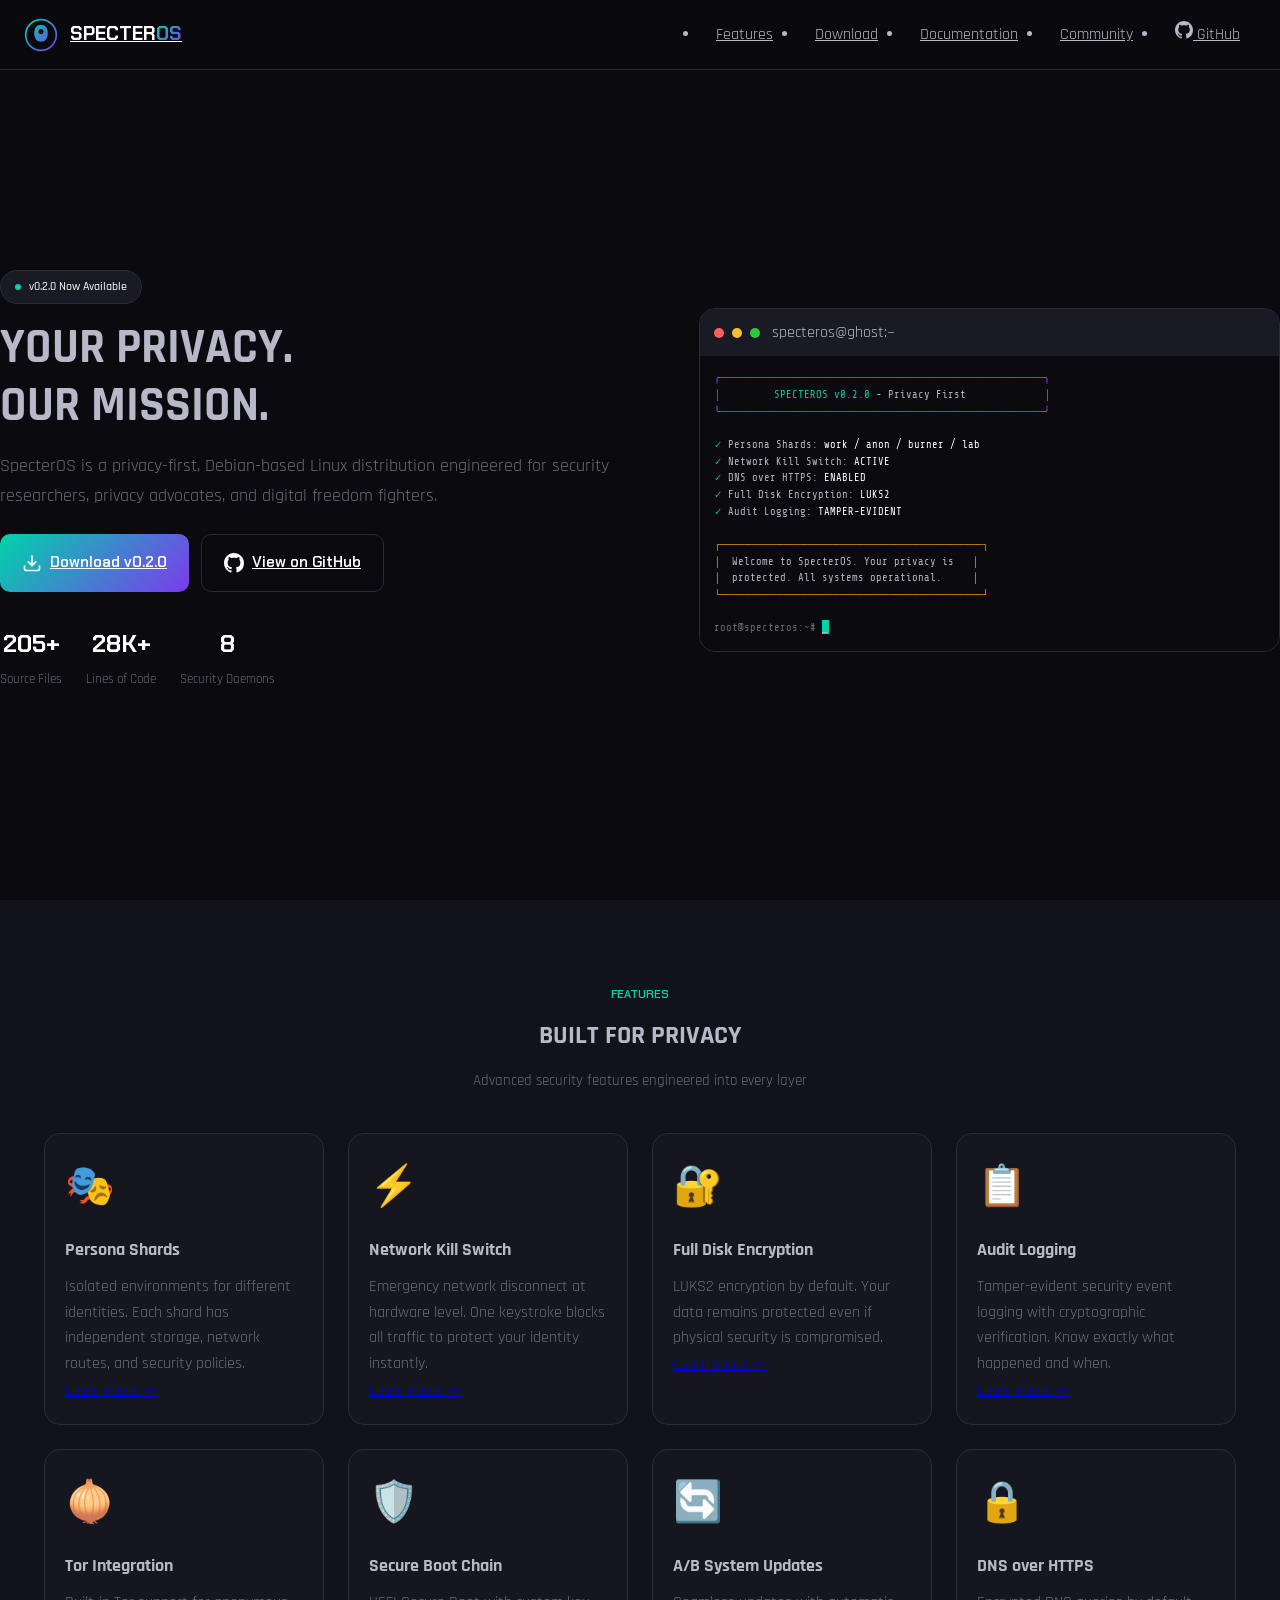
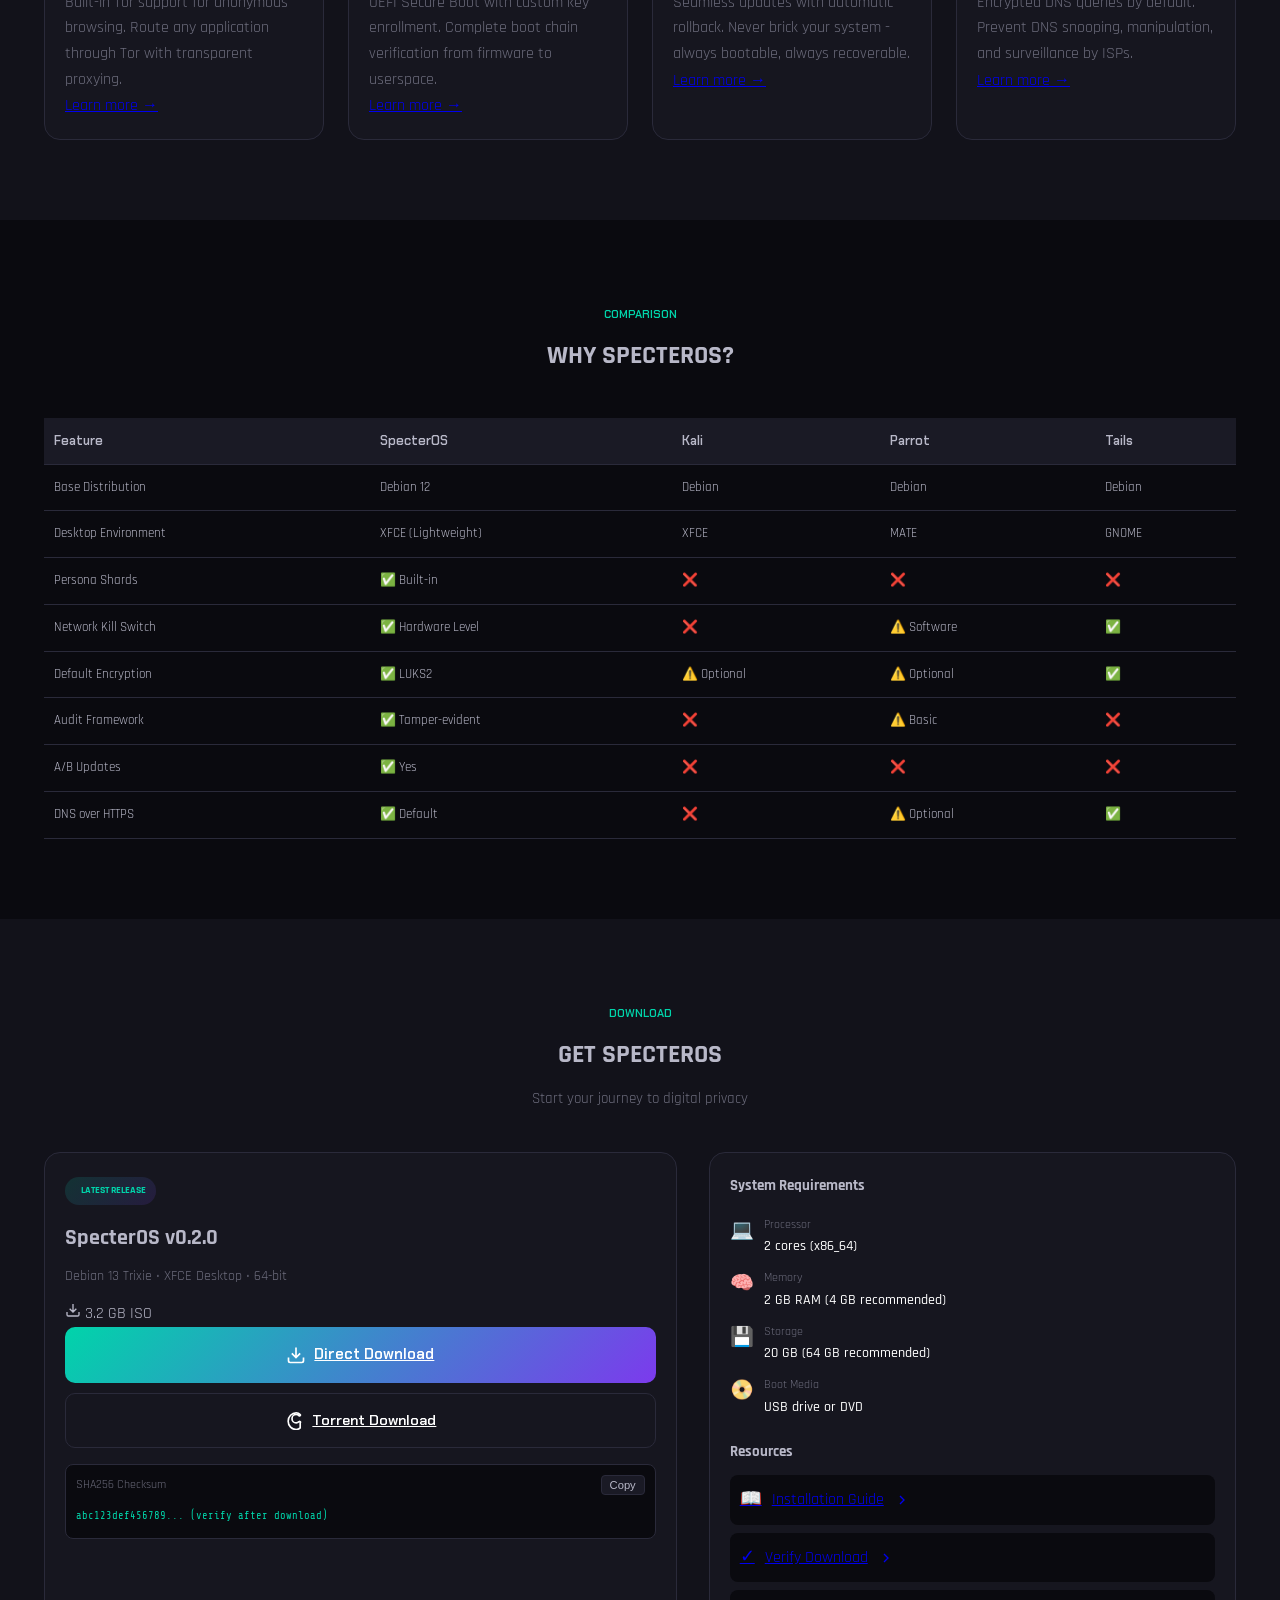
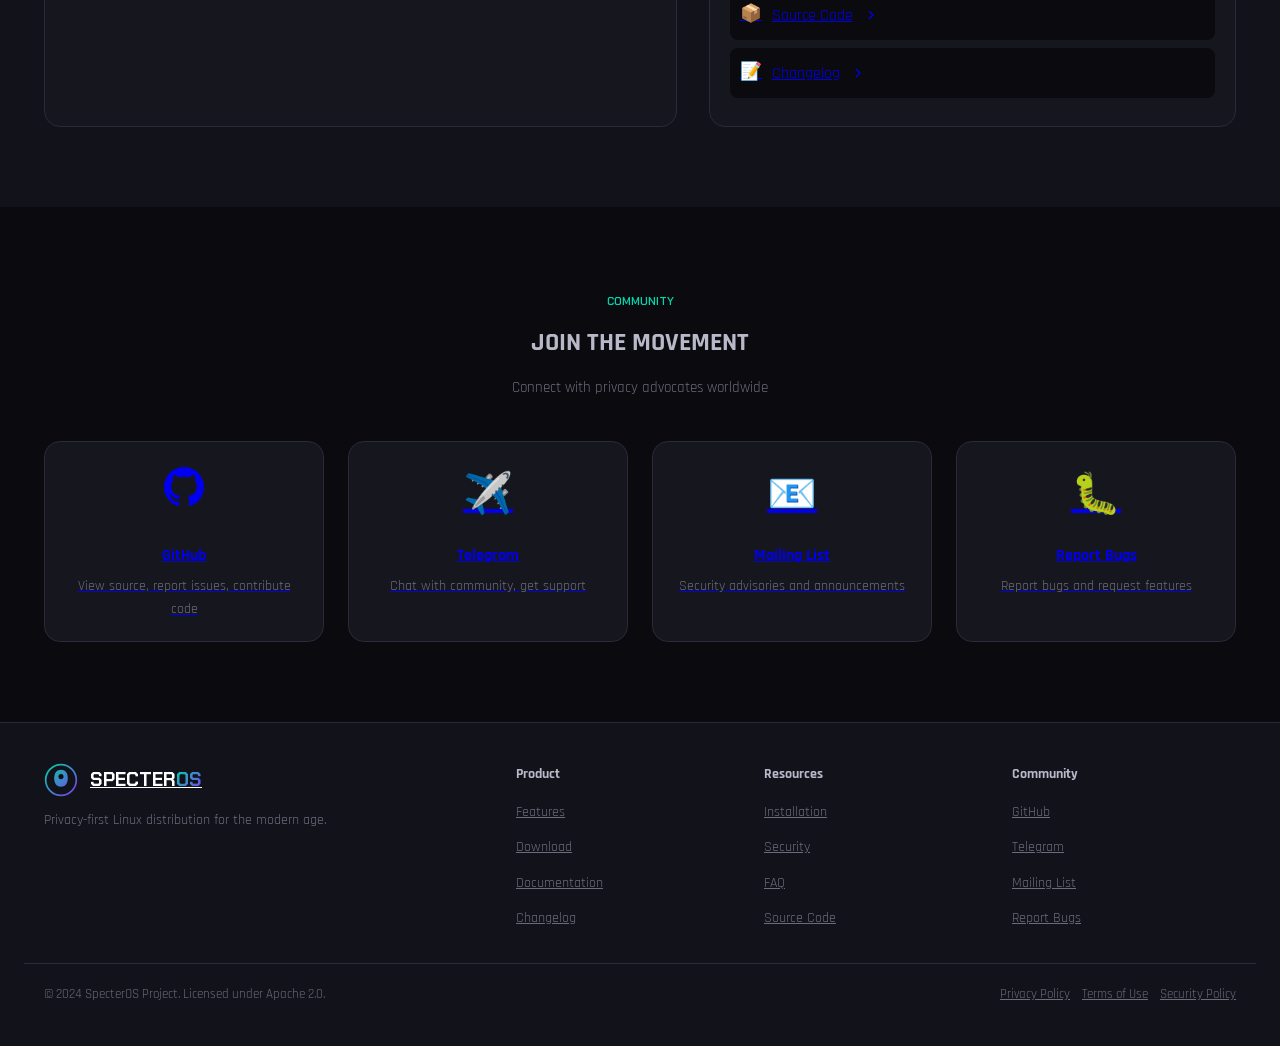
<file: website/index.html>
<!DOCTYPE html>
<html lang="en">
<head>
    <meta charset="UTF-8">
    <meta name="viewport" content="width=device-width, initial-scale=1.0">
    <meta name="description" content="SpecterOS - Privacy-First Debian-based Linux Distribution for security researchers and privacy advocates.">
    <meta name="keywords" content="linux, privacy, security, debian, operating system, encryption, anonymity, penetration testing">
    <meta name="author" content="SpecterOS Project">
    
    <!-- Open Graph -->
    <meta property="og:title" content="SpecterOS - Privacy-First Linux Distribution">
    <meta property="og:description" content="Your Privacy. Our Mission. A secure, privacy-focused Debian-based Linux distribution.">
    <meta property="og:type" content="website">
    <meta property="og:url" content="https://sskibls.github.io/Specteros-OS">
    <meta property="og:image" content="images/og-image.png">
    
    <title>SpecterOS | Privacy-First Linux Distribution</title>
    
    <!-- Favicon -->
    <link rel="icon" type="image/svg+xml" href="data:image/svg+xml,<svg xmlns='http://www.w3.org/2000/svg' viewBox='0 0 100 100'><text y='.9em' font-size='90'>👻</text></svg>">
    
    <!-- Fonts -->
    <link rel="preconnect" href="https://fonts.googleapis.com">
    <link rel="preconnect" href="https://fonts.gstatic.com" crossorigin>
    <link href="https://fonts.googleapis.com/css2?family=Chakra+Petch:wght@400;500;600;700&family=Rajdhani:wght@400;500;600;700&family=Share+Tech+Mono&display=swap" rel="stylesheet">
    
    <!-- Styles -->
    <link rel="stylesheet" href="css/style.css">
</head>
<body>
    <!-- Navigation -->
    <nav class="navbar">
        <div class="container nav-container">
            <a href="index.html" class="logo">
                <svg class="logo-svg" viewBox="0 0 40 40" fill="none" xmlns="http://www.w3.org/2000/svg">
                    <circle cx="20" cy="20" r="18" stroke="url(#logo-gradient)" stroke-width="2"/>
                    <path d="M20 8C15 8 12 12 12 18C12 24 15 28 20 28C25 28 28 24 28 18C28 12 25 8 20 8Z" fill="url(#logo-gradient)"/>
                    <circle cx="20" cy="16" r="3" fill="#0F0F0F"/>
                    <defs>
                        <linearGradient id="logo-gradient" x1="2" y1="2" x2="38" y2="38" gradientUnits="userSpaceOnUse">
                            <stop stop-color="#00D4AA"/>
                            <stop offset="1" stop-color="#7C3AED"/>
                        </linearGradient>
                    </defs>
                </svg>
                <span class="logo-text">SPECTER<span class="logo-accent">OS</span></span>
            </a>
            <ul class="nav-menu">
                <li><a href="#features">Features</a></li>
                <li><a href="#download">Download</a></li>
                <li><a href="docs/index.html">Documentation</a></li>
                <li><a href="#community">Community</a></li>
                <li><a href="https://github.com/Sskibls/Specteros-OS" target="_blank" class="btn-nav">
                    <svg width="18" height="18" viewBox="0 0 24 24" fill="currentColor"><path d="M12 0C5.37 0 0 5.37 0 12c0 5.31 3.435 9.795 8.205 11.385.6.105.825-.255.825-.57 0-.285-.015-1.23-.015-2.235-3.015.555-3.795-.735-4.035-1.41-.135-.345-.72-1.41-1.23-1.695-.42-.225-1.02-.78-.015-.795.945-.015 1.62.87 1.845 1.23 1.08 1.815 2.805 1.305 3.495.99.105-.78.42-1.305.765-1.605-2.67-.3-5.46-1.335-5.46-5.925 0-1.305.465-2.385 1.23-3.225-.12-.3-.54-1.53.12-3.18 0 0 1.005-.315 3.3 1.23.96-.27 1.98-.405 3-.405s2.04.135 3 .405c2.295-1.56 3.3-1.23 3.3-1.23.66 1.65.24 2.88.12 3.18.765.84 1.23 1.905 1.23 3.225 0 4.605-2.805 5.625-5.475 5.925.435.375.81 1.095.81 2.22 0 1.605-.015 2.895-.015 3.3 0 .315.225.69.825.57A12.02 12.02 0 0024 12c0-6.63-5.37-12-12-12z"/></svg>
                    GitHub
                </a></li>
            </ul>
            <button class="nav-toggle" aria-label="Toggle navigation">
                <span></span>
                <span></span>
                <span></span>
            </button>
        </div>
    </nav>

    <!-- Hero Section -->
    <section class="hero">
        <div class="hero-grid">
            <div class="hero-content">
                <div class="hero-badge">
                    <span class="badge-dot"></span>
                    v0.2.0 Now Available
                </div>
                <h1 class="hero-title">
                    YOUR PRIVACY.<br>
                    <span class="text-gradient">OUR MISSION.</span>
                </h1>
                <p class="hero-description">
                    SpecterOS is a privacy-first, Debian-based Linux distribution engineered for 
                    security researchers, privacy advocates, and digital freedom fighters.
                </p>
                <div class="hero-cta">
                    <a href="#download" class="btn btn-primary btn-lg">
                        <svg width="20" height="20" viewBox="0 0 24 24" fill="none" stroke="currentColor" stroke-width="2">
                            <path d="M21 15v4a2 2 0 01-2 2H5a2 2 0 01-2-2v-4M7 10l5 5 5-5M12 15V3"/>
                        </svg>
                        Download v0.2.0
                    </a>
                    <a href="https://github.com/Sskibls/Specteros-OS" target="_blank" class="btn btn-outline btn-lg">
                        <svg width="20" height="20" viewBox="0 0 24 24" fill="currentColor">
                            <path d="M12 0C5.37 0 0 5.37 0 12c0 5.31 3.435 9.795 8.205 11.385.6.105.825-.255.825-.57 0-.285-.015-1.23-.015-2.235-3.015.555-3.795-.735-4.035-1.41-.135-.345-.72-1.41-1.23-1.695-.42-.225-1.02-.78-.015-.795.945-.015 1.62.87 1.845 1.23 1.08 1.815 2.805 1.305 3.495.99.105-.78.42-1.305.765-1.605-2.67-.3-5.46-1.335-5.46-5.925 0-1.305.465-2.385 1.23-3.225-.12-.3-.54-1.53.12-3.18 0 0 1.005-.315 3.3 1.23.96-.27 1.98-.405 3-.405s2.04.135 3 .405c2.295-1.56 3.3-1.23 3.3-1.23.66 1.65.24 2.88.12 3.18.765.84 1.23 1.905 1.23 3.225 0 4.605-2.805 5.625-5.475 5.925.435.375.81 1.095.81 2.22 0 1.605-.015 2.895-.015 3.3 0 .315.225.69.825.57A12.02 12.02 0 0024 12c0-6.63-5.37-12-12-12z"/>
                        </svg>
                        View on GitHub
                    </a>
                </div>
                <div class="hero-stats">
                    <div class="stat-item">
                        <span class="stat-value">205+</span>
                        <span class="stat-label">Source Files</span>
                    </div>
                    <div class="stat-item">
                        <span class="stat-value">28K+</span>
                        <span class="stat-label">Lines of Code</span>
                    </div>
                    <div class="stat-item">
                        <span class="stat-value">8</span>
                        <span class="stat-label">Security Daemons</span>
                    </div>
                </div>
            </div>
            <div class="hero-visual">
                <div class="terminal-window">
                    <div class="terminal-header">
                        <div class="terminal-buttons">
                            <span class="btn-close"></span>
                            <span class="btn-minimize"></span>
                            <span class="btn-maximize"></span>
                        </div>
                        <span class="terminal-title">specteros@ghost:~</span>
                    </div>
                    <div class="terminal-body">
                        <pre class="terminal-code"><span class="code-purple">╭────────────────────────────────────────────────────╮</span>
<span class="code-purple">│</span>         <span class="code-cyan">SPECTEROS v0.2.0</span> - Privacy First             <span class="code-purple">│</span>
<span class="code-purple">╰────────────────────────────────────────────────────╯</span>

<span class="code-green">✓</span> Persona Shards: <span class="code-white">work / anon / burner / lab</span>
<span class="code-green">✓</span> Network Kill Switch: <span class="code-white">ACTIVE</span>
<span class="code-green">✓</span> DNS over HTTPS: <span class="code-white">ENABLED</span>
<span class="code-green">✓</span> Full Disk Encryption: <span class="code-white">LUKS2</span>
<span class="code-green">✓</span> Audit Logging: <span class="code-white">TAMPER-EVIDENT</span>

<span class="code-yellow">┌──────────────────────────────────────────┐</span>
<span class="code-yellow">│</span>  Welcome to SpecterOS. Your privacy is   <span class="code-yellow">│</span>
<span class="code-yellow">│</span>  protected. All systems operational.     <span class="code-yellow">│</span>
<span class="code-yellow">└──────────────────────────────────────────┘</span>

<span class="code-dim">root@specteros:~#</span> <span class="cursor">_</span></pre>
                    </div>
                </div>
                <div class="glow-effect"></div>
            </div>
        </div>
        <div class="hero-bg-grid"></div>
    </section>

    <!-- Features Section -->
    <section id="features" class="features">
        <div class="container">
            <div class="section-header">
                <span class="section-tag">FEATURES</span>
                <h2 class="section-title">BUILT FOR <span class="text-gradient">PRIVACY</span></h2>
                <p class="section-subtitle">Advanced security features engineered into every layer</p>
            </div>
            <div class="features-grid">
                <div class="feature-card">
                    <div class="feature-icon-box">🎭</div>
                    <h3>Persona Shards</h3>
                    <p>Isolated environments for different identities. Each shard has independent storage, network routes, and security policies.</p>
                    <a href="docs/shards.html" class="feature-link">Learn more →</a>
                </div>
                <div class="feature-card">
                    <div class="feature-icon-box">⚡</div>
                    <h3>Network Kill Switch</h3>
                    <p>Emergency network disconnect at hardware level. One keystroke blocks all traffic to protect your identity instantly.</p>
                    <a href="docs/network.html" class="feature-link">Learn more →</a>
                </div>
                <div class="feature-card">
                    <div class="feature-icon-box">🔐</div>
                    <h3>Full Disk Encryption</h3>
                    <p>LUKS2 encryption by default. Your data remains protected even if physical security is compromised.</p>
                    <a href="docs/encryption.html" class="feature-link">Learn more →</a>
                </div>
                <div class="feature-card">
                    <div class="feature-icon-box">📋</div>
                    <h3>Audit Logging</h3>
                    <p>Tamper-evident security event logging with cryptographic verification. Know exactly what happened and when.</p>
                    <a href="docs/security.html" class="feature-link">Learn more →</a>
                </div>
                <div class="feature-card">
                    <div class="feature-icon-box">🧅</div>
                    <h3>Tor Integration</h3>
                    <p>Built-in Tor support for anonymous browsing. Route any application through Tor with transparent proxying.</p>
                    <a href="docs/network.html#tor" class="feature-link">Learn more →</a>
                </div>
                <div class="feature-card">
                    <div class="feature-icon-box">🛡️</div>
                    <h3>Secure Boot Chain</h3>
                    <p>UEFI Secure Boot with custom key enrollment. Complete boot chain verification from firmware to userspace.</p>
                    <a href="docs/security.html#secure-boot" class="feature-link">Learn more →</a>
                </div>
                <div class="feature-card">
                    <div class="feature-icon-box">🔄</div>
                    <h3>A/B System Updates</h3>
                    <p>Seamless updates with automatic rollback. Never brick your system - always bootable, always recoverable.</p>
                    <a href="docs/updates.html" class="feature-link">Learn more →</a>
                </div>
                <div class="feature-card">
                    <div class="feature-icon-box">🔒</div>
                    <h3>DNS over HTTPS</h3>
                    <p>Encrypted DNS queries by default. Prevent DNS snooping, manipulation, and surveillance by ISPs.</p>
                    <a href="docs/network.html#dns" class="feature-link">Learn more →</a>
                </div>
            </div>
        </div>
    </section>

    <!-- Comparison Section -->
    <section class="comparison">
        <div class="container">
            <div class="section-header">
                <span class="section-tag">COMPARISON</span>
                <h2 class="section-title">WHY <span class="text-gradient">SPECTEROS?</span></h2>
            </div>
            <div class="comparison-table-wrapper">
                <table class="comparison-table">
                    <thead>
                        <tr>
                            <th>Feature</th>
                            <th class="highlight">SpecterOS</th>
                            <th>Kali</th>
                            <th>Parrot</th>
                            <th>Tails</th>
                        </tr>
                    </thead>
                    <tbody>
                        <tr>
                            <td>Base Distribution</td>
                            <td class="highlight">Debian 12</td>
                            <td>Debian</td>
                            <td>Debian</td>
                            <td>Debian</td>
                        </tr>
                        <tr>
                            <td>Desktop Environment</td>
                            <td class="highlight">XFCE (Lightweight)</td>
                            <td>XFCE</td>
                            <td>MATE</td>
                            <td>GNOME</td>
                        </tr>
                        <tr>
                            <td>Persona Shards</td>
                            <td class="highlight">✅ Built-in</td>
                            <td>❌</td>
                            <td>❌</td>
                            <td>❌</td>
                        </tr>
                        <tr>
                            <td>Network Kill Switch</td>
                            <td class="highlight">✅ Hardware Level</td>
                            <td>❌</td>
                            <td>⚠️ Software</td>
                            <td>✅</td>
                        </tr>
                        <tr>
                            <td>Default Encryption</td>
                            <td class="highlight">✅ LUKS2</td>
                            <td>⚠️ Optional</td>
                            <td>⚠️ Optional</td>
                            <td>✅</td>
                        </tr>
                        <tr>
                            <td>Audit Framework</td>
                            <td class="highlight">✅ Tamper-evident</td>
                            <td>❌</td>
                            <td>⚠️ Basic</td>
                            <td>❌</td>
                        </tr>
                        <tr>
                            <td>A/B Updates</td>
                            <td class="highlight">✅ Yes</td>
                            <td>❌</td>
                            <td>❌</td>
                            <td>❌</td>
                        </tr>
                        <tr>
                            <td>DNS over HTTPS</td>
                            <td class="highlight">✅ Default</td>
                            <td>❌</td>
                            <td>⚠️ Optional</td>
                            <td>✅</td>
                        </tr>
                    </tbody>
                </table>
            </div>
        </div>
    </section>

    <!-- Download Section -->
    <section id="download" class="download">
        <div class="container">
            <div class="section-header">
                <span class="section-tag">DOWNLOAD</span>
                <h2 class="section-title">GET <span class="text-gradient">SPECTEROS</span></h2>
                <p class="section-subtitle">Start your journey to digital privacy</p>
            </div>
            <div class="download-grid">
                <div class="download-card featured">
                    <div class="download-badge">
                        <span class="pulse-dot"></span>
                        LATEST RELEASE
                    </div>
                    <h3>SpecterOS v0.2.0</h3>
                    <p class="download-info">Debian 13 Trixie • XFCE Desktop • 64-bit</p>
                    <div class="download-size">
                        <svg width="16" height="16" viewBox="0 0 24 24" fill="none" stroke="currentColor" stroke-width="2">
                            <path d="M21 15v4a2 2 0 01-2 2H5a2 2 0 01-2-2v-4M7 10l5 5 5-5M12 15V3"/>
                        </svg>
                        3.2 GB ISO
                    </div>
                    <div class="download-buttons">
                        <a href="#" class="btn btn-primary btn-block btn-lg">
                            <svg width="20" height="20" viewBox="0 0 24 24" fill="none" stroke="currentColor" stroke-width="2">
                                <path d="M21 15v4a2 2 0 01-2 2H5a2 2 0 01-2-2v-4M7 10l5 5 5-5M12 15V3"/>
                            </svg>
                            Direct Download
                        </a>
                        <a href="#" class="btn btn-outline btn-block">
                            <svg width="20" height="20" viewBox="0 0 24 24" fill="none" stroke="currentColor" stroke-width="2">
                                <path d="M19.439 15.424a1 1 0 00-1.478-1.345 4.992 4.992 0 01-3.358 1.321c-2.76 0-5-2.24-5-5s2.24-5 5-5a4.992 4.992 0 013.358 1.321 1 1 0 101.478-1.345 6.992 6.992 0 00-4.836-1.977C9.401 3.4 5 7.801 5 13.4s4.401 10 9.601 10a6.992 6.992 0 004.836-1.977z"/>
                            </svg>
                            Torrent Download
                        </a>
                    </div>
                    <div class="checksum-box">
                        <div class="checksum-header">
                            <span>SHA256 Checksum</span>
                            <button class="btn-copy" onclick="copyChecksum()">Copy</button>
                        </div>
                        <code class="checksum-value">abc123def456789... <span class="checksum-note">(verify after download)</span></code>
                    </div>
                </div>
                <div class="download-info-card">
                    <h4>System Requirements</h4>
                    <div class="requirements-list">
                        <div class="requirement-item">
                            <span class="req-icon">💻</span>
                            <div>
                                <span class="req-label">Processor</span>
                                <span class="req-value">2 cores (x86_64)</span>
                            </div>
                        </div>
                        <div class="requirement-item">
                            <span class="req-icon">🧠</span>
                            <div>
                                <span class="req-label">Memory</span>
                                <span class="req-value">2 GB RAM (4 GB recommended)</span>
                            </div>
                        </div>
                        <div class="requirement-item">
                            <span class="req-icon">💾</span>
                            <div>
                                <span class="req-label">Storage</span>
                                <span class="req-value">20 GB (64 GB recommended)</span>
                            </div>
                        </div>
                        <div class="requirement-item">
                            <span class="req-icon">📀</span>
                            <div>
                                <span class="req-label">Boot Media</span>
                                <span class="req-value">USB drive or DVD</span>
                            </div>
                        </div>
                    </div>
                    <div class="download-links-list">
                        <h4>Resources</h4>
                        <a href="docs/installation.html" class="link-item">
                            <span class="link-icon">📖</span>
                            <span>Installation Guide</span>
                            <svg width="16" height="16" viewBox="0 0 24 24" fill="none" stroke="currentColor" stroke-width="2"><path d="M9 18l6-6-6-6"/></svg>
                        </a>
                        <a href="docs/verification.html" class="link-item">
                            <span class="link-icon">✓</span>
                            <span>Verify Download</span>
                            <svg width="16" height="16" viewBox="0 0 24 24" fill="none" stroke="currentColor" stroke-width="2"><path d="M9 18l6-6-6-6"/></svg>
                        </a>
                        <a href="https://github.com/Sskibls/Specteros-OS" target="_blank" class="link-item">
                            <span class="link-icon">📦</span>
                            <span>Source Code</span>
                            <svg width="16" height="16" viewBox="0 0 24 24" fill="none" stroke="currentColor" stroke-width="2"><path d="M9 18l6-6-6-6"/></svg>
                        </a>
                        <a href="docs/changelog.html" class="link-item">
                            <span class="link-icon">📝</span>
                            <span>Changelog</span>
                            <svg width="16" height="16" viewBox="0 0 24 24" fill="none" stroke="currentColor" stroke-width="2"><path d="M9 18l6-6-6-6"/></svg>
                        </a>
                    </div>
                </div>
            </div>
        </div>
    </section>

    <!-- Community Section -->
    <section id="community" class="community">
        <div class="container">
            <div class="section-header">
                <span class="section-tag">COMMUNITY</span>
                <h2 class="section-title">JOIN THE <span class="text-gradient">MOVEMENT</span></h2>
                <p class="section-subtitle">Connect with privacy advocates worldwide</p>
            </div>
            <div class="community-grid">
                <a href="https://github.com/Sskibls/Specteros-OS" target="_blank" class="community-card">
                    <div class="community-card-icon">
                        <svg width="40" height="40" viewBox="0 0 24 24" fill="currentColor"><path d="M12 0C5.37 0 0 5.37 0 12c0 5.31 3.435 9.795 8.205 11.385.6.105.825-.255.825-.57 0-.285-.015-1.23-.015-2.235-3.015.555-3.795-.735-4.035-1.41-.135-.345-.72-1.41-1.23-1.695-.42-.225-1.02-.78-.015-.795.945-.015 1.62.87 1.845 1.23 1.08 1.815 2.805 1.305 3.495.99.105-.78.42-1.305.765-1.605-2.67-.3-5.46-1.335-5.46-5.925 0-1.305.465-2.385 1.23-3.225-.12-.3-.54-1.53.12-3.18 0 0 1.005-.315 3.3 1.23.96-.27 1.98-.405 3-.405s2.04.135 3 .405c2.295-1.56 3.3-1.23 3.3-1.23.66 1.65.24 2.88.12 3.18.765.84 1.23 1.905 1.23 3.225 0 4.605-2.805 5.625-5.475 5.925.435.375.81 1.095.81 2.22 0 1.605-.015 2.895-.015 3.3 0 .315.225.69.825.57A12.02 12.02 0 0024 12c0-6.63-5.37-12-12-12z"/></svg>
                    </div>
                    <h3>GitHub</h3>
                    <p>View source, report issues, contribute code</p>
                </a>
                <a href="https://t.me/Sskibls" target="_blank" class="community-card">
                    <div class="community-card-icon">✈️</div>
                    <h3>Telegram</h3>
                    <p>Chat with community, get support</p>
                </a>
                <a href="#" class="community-card">
                    <div class="community-card-icon">📧</div>
                    <h3>Mailing List</h3>
                    <p>Security advisories and announcements</p>
                </a>
                <a href="https://github.com/Sskibls/Specteros-OS/issues" target="_blank" class="community-card">
                    <div class="community-card-icon">🐛</div>
                    <h3>Report Bugs</h3>
                    <p>Report bugs and request features</p>
                </a>
            </div>
        </div>
    </section>

    <!-- Footer -->
    <footer class="footer">
        <div class="container">
            <div class="footer-grid">
                <div class="footer-brand">
                    <a href="index.html" class="logo">
                        <svg class="logo-svg" viewBox="0 0 40 40" fill="none" xmlns="http://www.w3.org/2000/svg">
                            <circle cx="20" cy="20" r="18" stroke="url(#logo-gradient-footer)" stroke-width="2"/>
                            <path d="M20 8C15 8 12 12 12 18C12 24 15 28 20 28C25 28 28 24 28 18C28 12 25 8 20 8Z" fill="url(#logo-gradient-footer)"/>
                            <circle cx="20" cy="16" r="3" fill="#0F0F0F"/>
                            <defs>
                                <linearGradient id="logo-gradient-footer" x1="2" y1="2" x2="38" y2="38" gradientUnits="userSpaceOnUse">
                                    <stop stop-color="#00D4AA"/>
                                    <stop offset="1" stop-color="#7C3AED"/>
                                </linearGradient>
                            </defs>
                        </svg>
                        <span class="logo-text">SPECTER<span class="logo-accent">OS</span></span>
                    </a>
                    <p>Privacy-first Linux distribution for the modern age.</p>
                </div>
                <div class="footer-column">
                    <h4>Product</h4>
                    <ul>
                        <li><a href="#features">Features</a></li>
                        <li><a href="#download">Download</a></li>
                        <li><a href="docs/index.html">Documentation</a></li>
                        <li><a href="docs/changelog.html">Changelog</a></li>
                    </ul>
                </div>
                <div class="footer-column">
                    <h4>Resources</h4>
                    <ul>
                        <li><a href="docs/installation.html">Installation</a></li>
                        <li><a href="docs/security.html">Security</a></li>
                        <li><a href="docs/faq.html">FAQ</a></li>
                        <li><a href="https://github.com/Sskibls/Specteros-OS" target="_blank">Source Code</a></li>
                    </ul>
                </div>
                <div class="footer-column">
                    <h4>Community</h4>
                    <ul>
                        <li><a href="https://github.com/Sskibls/Specteros-OS" target="_blank">GitHub</a></li>
                        <li><a href="https://t.me/Sskibls" target="_blank">Telegram</a></li>
                        <li><a href="#">Mailing List</a></li>
                        <li><a href="https://github.com/Sskibls/Specteros-OS/issues" target="_blank">Report Bugs</a></li>
                    </ul>
                </div>
            </div>
            <div class="footer-bottom">
                <p>&copy; 2024 SpecterOS Project. Licensed under Apache 2.0.</p>
                <div class="footer-legal">
                    <a href="privacy.html">Privacy Policy</a>
                    <a href="terms.html">Terms of Use</a>
                    <a href="security.html">Security Policy</a>
                </div>
            </div>
        </div>
    </footer>

    <!-- Scripts -->
    <script src="js/main.js"></script>
</body>
</html>
</file>
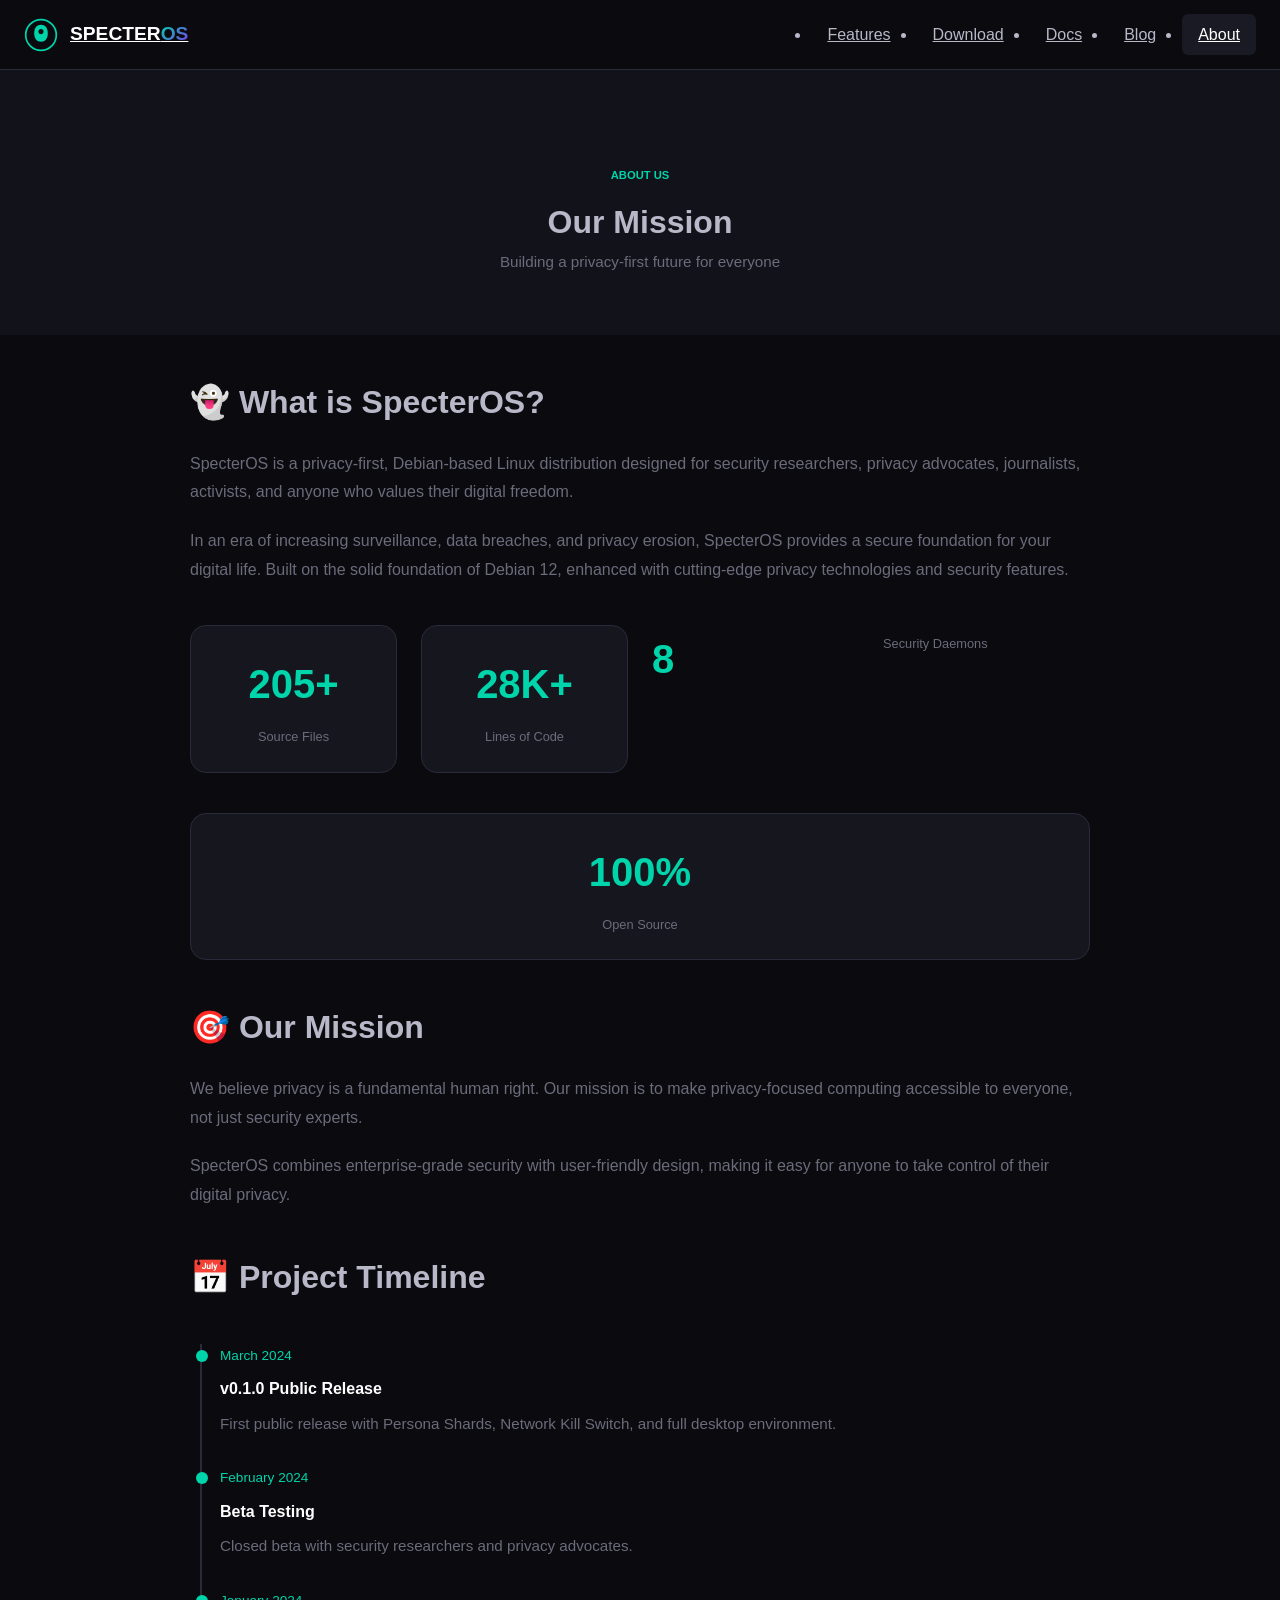
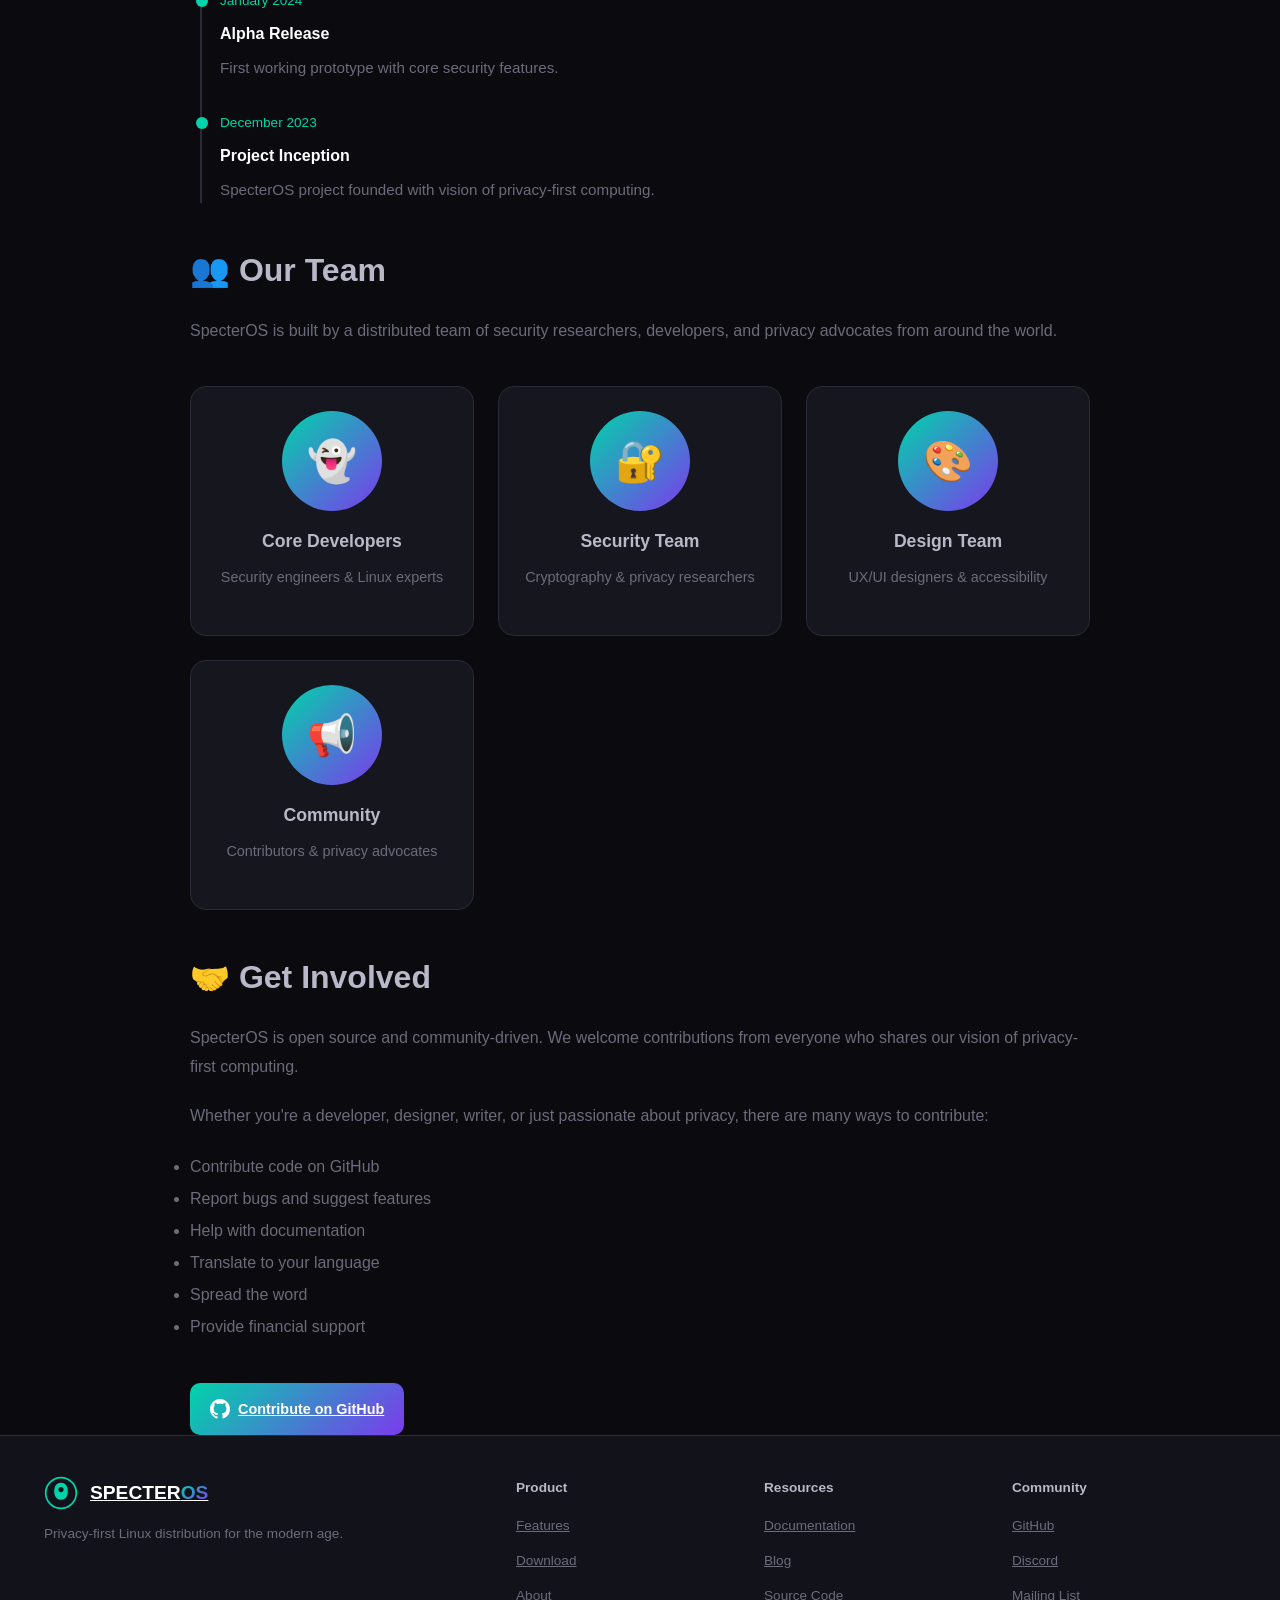
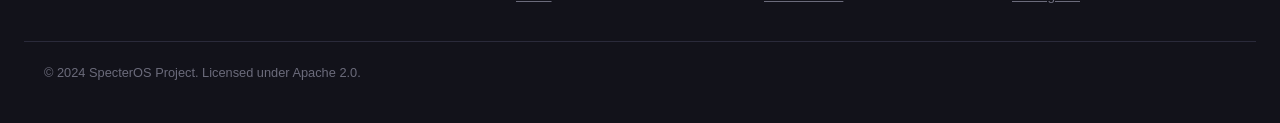
<file: website/about.html>
<!DOCTYPE html>
<html lang="en">
<head>
    <meta charset="UTF-8">
    <meta name="viewport" content="width=device-width, initial-scale=1.0">
    <title>About - SpecterOS</title>
    <meta name="description" content="Learn about SpecterOS - our mission, team, and vision for privacy-first computing">
    <link rel="stylesheet" href="css/style.css">
    <style>
        .about-header { padding: 160px 0 60px; background: var(--bg-secondary); text-align: center; }
        .about-section { padding: var(--section-padding) 20px; max-width: 900px; margin: 0 auto; }
        .about-section h2 { font-size: 2rem; margin: 40px 0 20px; }
        .about-section p { color: var(--text-muted); line-height: 1.8; margin-bottom: 20px; }
        .team-grid { display: grid; grid-template-columns: repeat(auto-fit, minmax(250px, 1fr)); gap: 24px; margin-top: 40px; }
        .team-card { background: var(--bg-card); border: 1px solid var(--border-color); border-radius: var(--radius-lg); padding: 24px; text-align: center; }
        .team-avatar { width: 100px; height: 100px; border-radius: 50%; background: var(--accent-gradient); margin: 0 auto 16px; display: flex; align-items: center; justify-content: center; font-size: 2.5rem; }
        .team-card h3 { font-size: 1.1rem; margin-bottom: 8px; }
        .team-card p { color: var(--text-muted); font-size: 0.9rem; }
        .timeline { position: relative; padding-left: 30px; margin: 40px 0; }
        .timeline::before { content: ''; position: absolute; left: 10px; top: 0; bottom: 0; width: 2px; background: var(--border-color); }
        .timeline-item { position: relative; margin-bottom: 30px; }
        .timeline-item::before { content: ''; position: absolute; left: -24px; top: 6px; width: 12px; height: 12px; border-radius: 50%; background: var(--accent-primary); }
        .timeline-date { font-size: 0.85rem; color: var(--accent-primary); margin-bottom: 8px; }
        .timeline-title { font-weight: 600; color: var(--text-primary); margin-bottom: 8px; }
        .timeline-desc { color: var(--text-muted); font-size: 0.95rem; }
        .stats-grid { display: grid; grid-template-columns: repeat(auto-fit, minmax(150px, 1fr)); gap: 24px; margin: 40px 0; }
        .stat-box { text-align: center; padding: 24px; background: var(--bg-card); border-radius: var(--radius-lg); border: 1px solid var(--border-color); }
        .stat-number { font-size: 2.5rem; font-weight: 700; color: var(--accent-primary); font-family: var(--font-display); }
        .stat-label { color: var(--text-muted); margin-top: 8px; }
    </style>
</head>
<body>
    <nav class="navbar">
        <div class="container nav-container">
            <a href="index.html" class="logo">
                <svg class="logo-svg" viewBox="0 0 40 40" fill="none">
                    <circle cx="20" cy="20" r="18" stroke="url(#logo-gradient)" stroke-width="2"/>
                    <path d="M20 8C15 8 12 12 12 18C12 24 15 28 20 28C25 28 28 24 28 18C28 12 25 8 20 8Z" fill="url(#logo-gradient)"/>
                    <circle cx="20" cy="16" r="3" fill="#0F0F0F"/>
                    <defs><linearGradient id="logo-gradient" x1="2" y1="2" x2="38" y2="38"><stop stop-color="#00D4AA"/><stop offset="1" stop-color="#7C3AED"/></linearGradient></defs>
                </svg>
                <span class="logo-text">SPECTER<span class="logo-accent">OS</span></span>
            </a>
            <ul class="nav-menu">
                <li><a href="index.html#features">Features</a></li>
                <li><a href="index.html#download">Download</a></li>
                <li><a href="docs/index.html">Docs</a></li>
                <li><a href="blog.html">Blog</a></li>
                <li><a href="about.html" class="active">About</a></li>
            </ul>
        </div>
    </nav>

    <header class="about-header">
        <div class="container">
            <span class="section-tag">ABOUT US</span>
            <h1>Our <span class="text-gradient">Mission</span></h1>
            <p class="section-subtitle">Building a privacy-first future for everyone</p>
        </div>
    </header>

    <main>
        <section class="about-section">
            <h2>👻 What is SpecterOS?</h2>
            <p>SpecterOS is a privacy-first, Debian-based Linux distribution designed for security researchers, privacy advocates, journalists, activists, and anyone who values their digital freedom.</p>
            <p>In an era of increasing surveillance, data breaches, and privacy erosion, SpecterOS provides a secure foundation for your digital life. Built on the solid foundation of Debian 12, enhanced with cutting-edge privacy technologies and security features.</p>
            
            <div class="stats-grid">
                <div class="stat-box"><div class="stat-number">205+</div><div class="stat-label">Source Files</div></div>
                <div class="stat-box"><div class="stat-number">28K+</div><div class="stat-label">Lines of Code</div></div>
                <div class="stat-number">8</div><div class="stat-label">Security Daemons</div></div>
                <div class="stat-box"><div class="stat-number">100%</div><div class="stat-label">Open Source</div></div>
            </div>
        </section>

        <section class="about-section">
            <h2>🎯 Our Mission</h2>
            <p>We believe privacy is a fundamental human right. Our mission is to make privacy-focused computing accessible to everyone, not just security experts.</p>
            <p>SpecterOS combines enterprise-grade security with user-friendly design, making it easy for anyone to take control of their digital privacy.</p>
        </section>

        <section class="about-section">
            <h2>📅 Project Timeline</h2>
            <div class="timeline">
                <div class="timeline-item">
                    <div class="timeline-date">March 2024</div>
                    <div class="timeline-title">v0.1.0 Public Release</div>
                    <div class="timeline-desc">First public release with Persona Shards, Network Kill Switch, and full desktop environment.</div>
                </div>
                <div class="timeline-item">
                    <div class="timeline-date">February 2024</div>
                    <div class="timeline-title">Beta Testing</div>
                    <div class="timeline-desc">Closed beta with security researchers and privacy advocates.</div>
                </div>
                <div class="timeline-item">
                    <div class="timeline-date">January 2024</div>
                    <div class="timeline-title">Alpha Release</div>
                    <div class="timeline-desc">First working prototype with core security features.</div>
                </div>
                <div class="timeline-item">
                    <div class="timeline-date">December 2023</div>
                    <div class="timeline-title">Project Inception</div>
                    <div class="timeline-desc">SpecterOS project founded with vision of privacy-first computing.</div>
                </div>
            </div>
        </section>

        <section class="about-section">
            <h2>👥 Our Team</h2>
            <p>SpecterOS is built by a distributed team of security researchers, developers, and privacy advocates from around the world.</p>
            <div class="team-grid">
                <div class="team-card">
                    <div class="team-avatar">👻</div>
                    <h3>Core Developers</h3>
                    <p>Security engineers & Linux experts</p>
                </div>
                <div class="team-card">
                    <div class="team-avatar">🔐</div>
                    <h3>Security Team</h3>
                    <p>Cryptography & privacy researchers</p>
                </div>
                <div class="team-card">
                    <div class="team-avatar">🎨</div>
                    <h3>Design Team</h3>
                    <p>UX/UI designers & accessibility</p>
                </div>
                <div class="team-card">
                    <div class="team-avatar">📢</div>
                    <h3>Community</h3>
                    <p>Contributors & privacy advocates</p>
                </div>
            </div>
        </section>

        <section class="about-section">
            <h2>🤝 Get Involved</h2>
            <p>SpecterOS is open source and community-driven. We welcome contributions from everyone who shares our vision of privacy-first computing.</p>
            <p>Whether you're a developer, designer, writer, or just passionate about privacy, there are many ways to contribute:</p>
            <ul style="color: var(--text-muted); line-height: 2; margin: 20px 0;">
                <li>Contribute code on GitHub</li>
                <li>Report bugs and suggest features</li>
                <li>Help with documentation</li>
                <li>Translate to your language</li>
                <li>Spread the word</li>
                <li>Provide financial support</li>
            </ul>
            <a href="https://github.com/Sskibls/Specteros-OS" class="btn btn-primary" style="margin-top: 20px; display: inline-flex;">
                <svg width="20" height="20" viewBox="0 0 24 24" fill="currentColor"><path d="M12 0C5.37 0 0 5.37 0 12c0 5.31 3.435 9.795 8.205 11.385.6.105.825-.255.825-.57 0-.285-.015-1.23-.015-2.235-3.015.555-3.795-.735-4.035-1.41-.135-.345-.72-1.41-1.23-1.695-.42-.225-1.02-.78-.015-.795.945-.015 1.62.87 1.845 1.23 1.08 1.815 2.805 1.305 3.495.99.105-.78.42-1.305.765-1.605-2.67-.3-5.46-1.335-5.46-5.925 0-1.305.465-2.385 1.23-3.225-.12-.3-.54-1.53.12-3.18 0 0 1.005-.315 3.3 1.23.96-.27 1.98-.405 3-.405s2.04.135 3 .405c2.295-1.56 3.3-1.23 3.3-1.23.66 1.65.24 2.88.12 3.18.765.84 1.23 1.905 1.23 3.225 0 4.605-2.805 5.625-5.475 5.925.435.375.81 1.095.81 2.22 0 1.605-.015 2.895-.015 3.3 0 .315.225.69.825.57A12.02 12.02 0 0024 12c0-6.63-5.37-12-12-12z"/></svg>
                Contribute on GitHub
            </a>
        </section>
    </main>

    <footer class="footer">
        <div class="container">
            <div class="footer-grid">
                <div class="footer-brand">
                    <a href="index.html" class="logo">
                        <svg class="logo-svg" viewBox="0 0 40 40" fill="none">
                            <circle cx="20" cy="20" r="18" stroke="url(#logo-gradient-footer)" stroke-width="2"/>
                            <path d="M20 8C15 8 12 12 12 18C12 24 15 28 20 28C25 28 28 24 28 18C28 12 25 8 20 8Z" fill="url(#logo-gradient-footer)"/>
                            <circle cx="20" cy="16" r="3" fill="#0F0F0F"/>
                            <defs><linearGradient id="logo-gradient-footer" x1="2" y1="2" x2="38" y2="38"><stop stop-color="#00D4AA"/><stop offset="1" stop-color="#7C3AED"/></linearGradient></defs>
                        </svg>
                        <span class="logo-text">SPECTER<span class="logo-accent">OS</span></span>
                    </a>
                    <p>Privacy-first Linux distribution for the modern age.</p>
                </div>
                <div class="footer-column"><h4>Product</h4><ul><li><a href="index.html#features">Features</a></li><li><a href="index.html#download">Download</a></li><li><a href="about.html">About</a></li></ul></div>
                <div class="footer-column"><h4>Resources</h4><ul><li><a href="docs/index.html">Documentation</a></li><li><a href="blog.html">Blog</a></li><li><a href="https://github.com/Sskibls/Specteros-OS">Source Code</a></li></ul></div>
                <div class="footer-column"><h4>Community</h4><ul><li><a href="https://github.com/Sskibls/Specteros-OS">GitHub</a></li><li><a href="#">Discord</a></li><li><a href="#">Mailing List</a></li></ul></div>
            </div>
            <div class="footer-bottom"><p>&copy; 2024 SpecterOS Project. Licensed under Apache 2.0.</p></div>
        </div>
    </footer>
    <script src="js/main.js"></script>
</body>
</html>
</file>
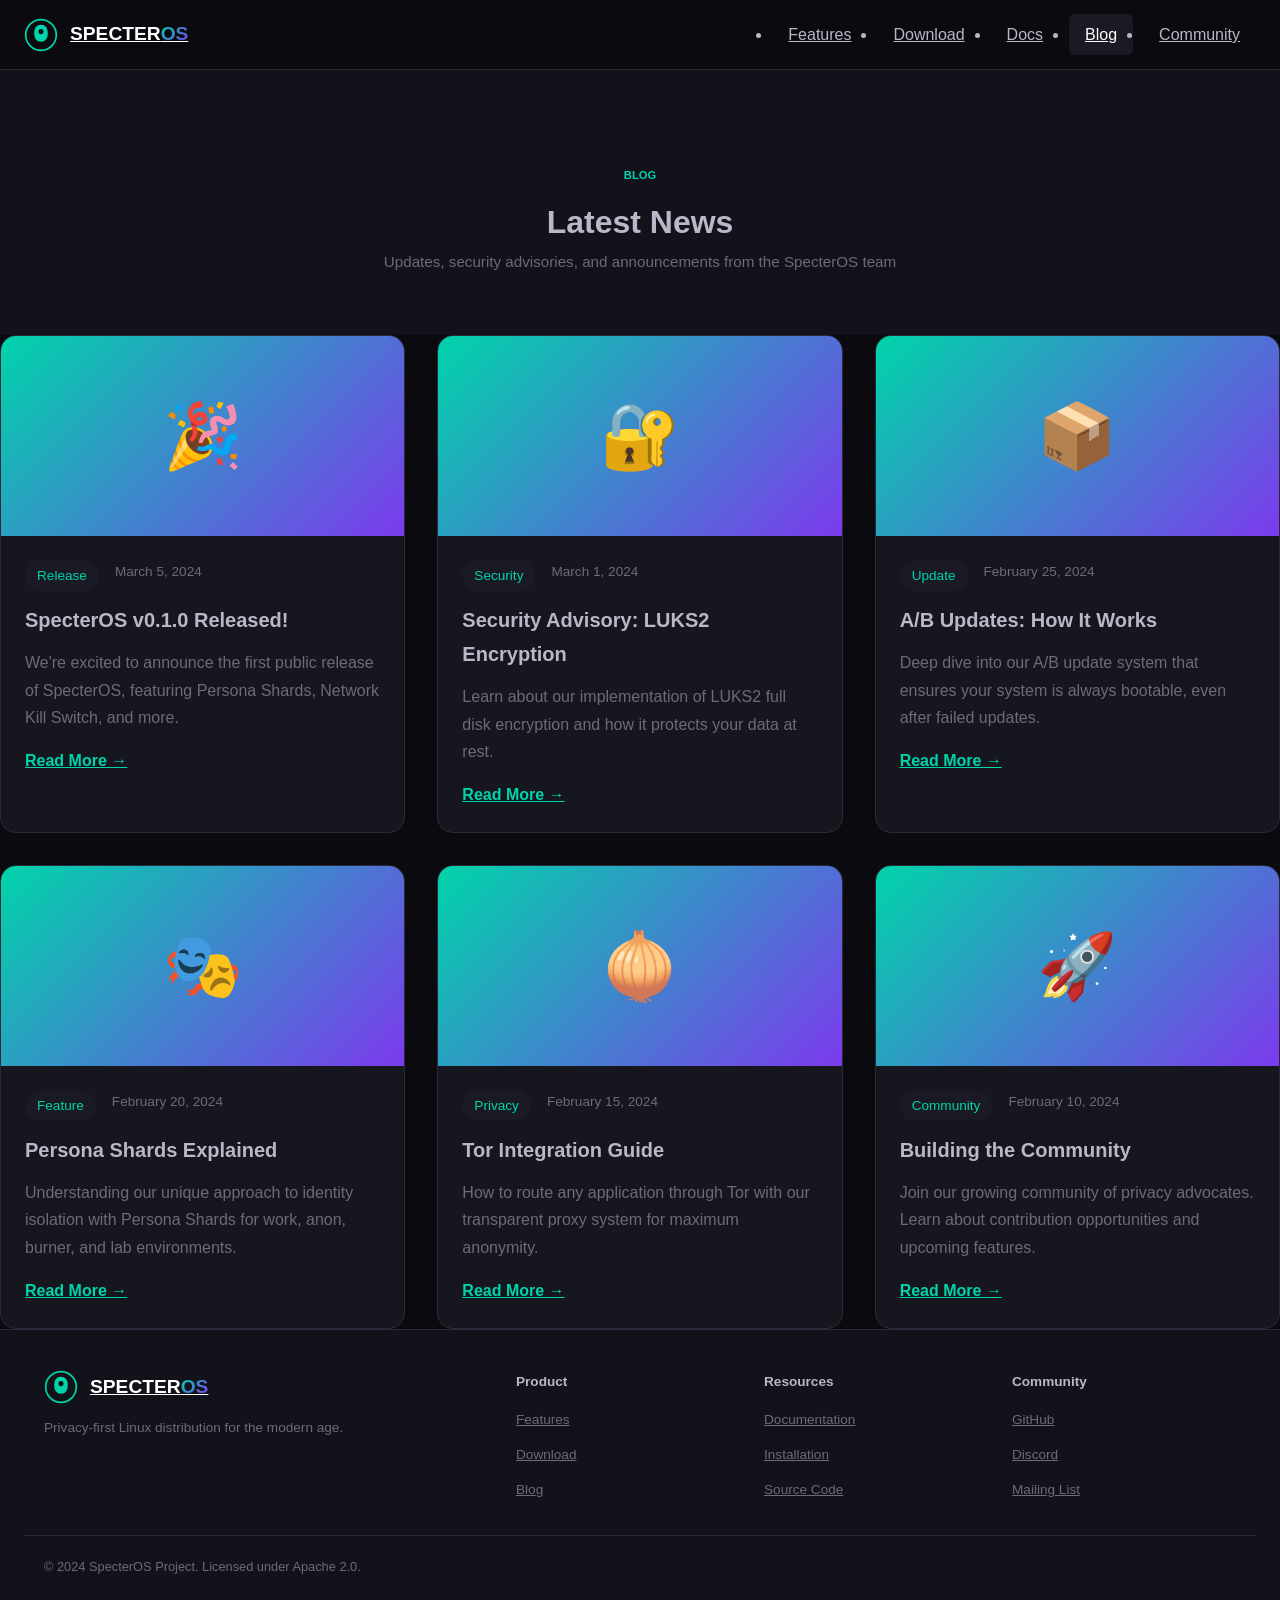
<file: website/blog.html>
<!DOCTYPE html>
<html lang="en">
<head>
    <meta charset="UTF-8">
    <meta name="viewport" content="width=device-width, initial-scale=1.0">
    <title>Blog - SpecterOS</title>
    <meta name="description" content="Latest news, updates, and security advisories from SpecterOS">
    <link rel="stylesheet" href="css/style.css">
    <style>
        .blog-header {
            padding: 160px 0 60px;
            background: var(--bg-secondary);
            text-align: center;
        }
        .blog-grid {
            display: grid;
            grid-template-columns: repeat(auto-fit, minmax(320px, 1fr));
            gap: 32px;
            max-width: var(--container-max);
            margin: 0 auto;
            padding: var(--section-padding) 20px;
        }
        .blog-card {
            background: var(--bg-card);
            border: 1px solid var(--border-color);
            border-radius: var(--radius-lg);
            overflow: hidden;
            transition: var(--transition-base);
        }
        .blog-card:hover {
            transform: translateY(-4px);
            border-color: var(--accent-primary);
        }
        .blog-card-image {
            height: 200px;
            background: linear-gradient(135deg, var(--accent-primary), var(--accent-secondary));
            display: flex;
            align-items: center;
            justify-content: center;
            font-size: 4rem;
        }
        .blog-card-content {
            padding: 24px;
        }
        .blog-meta {
            display: flex;
            gap: 16px;
            font-size: 0.85rem;
            color: var(--text-muted);
            margin-bottom: 12px;
        }
        .blog-tag {
            background: var(--bg-tertiary);
            padding: 4px 12px;
            border-radius: 100px;
            color: var(--accent-primary);
        }
        .blog-card h3 {
            font-size: 1.25rem;
            margin-bottom: 12px;
        }
        .blog-card p {
            color: var(--text-muted);
            margin-bottom: 16px;
        }
        .read-more {
            color: var(--accent-primary);
            font-weight: 600;
            font-family: var(--font-display);
        }
    </style>
</head>
<body>
    <nav class="navbar">
        <div class="container nav-container">
            <a href="index.html" class="logo">
                <svg class="logo-svg" viewBox="0 0 40 40" fill="none">
                    <circle cx="20" cy="20" r="18" stroke="url(#logo-gradient)" stroke-width="2"/>
                    <path d="M20 8C15 8 12 12 12 18C12 24 15 28 20 28C25 28 28 24 28 18C28 12 25 8 20 8Z" fill="url(#logo-gradient)"/>
                    <circle cx="20" cy="16" r="3" fill="#0F0F0F"/>
                    <defs>
                        <linearGradient id="logo-gradient" x1="2" y1="2" x2="38" y2="38">
                            <stop stop-color="#00D4AA"/><stop offset="1" stop-color="#7C3AED"/>
                        </linearGradient>
                    </defs>
                </svg>
                <span class="logo-text">SPECTER<span class="logo-accent">OS</span></span>
            </a>
            <ul class="nav-menu">
                <li><a href="index.html#features">Features</a></li>
                <li><a href="index.html#download">Download</a></li>
                <li><a href="docs/index.html">Docs</a></li>
                <li><a href="blog.html" class="active">Blog</a></li>
                <li><a href="index.html#community">Community</a></li>
            </ul>
        </div>
    </nav>

    <header class="blog-header">
        <div class="container">
            <span class="section-tag">BLOG</span>
            <h1>Latest <span class="text-gradient">News</span></h1>
            <p class="section-subtitle">Updates, security advisories, and announcements from the SpecterOS team</p>
        </div>
    </header>

    <main class="blog-grid">
        <article class="blog-card">
            <div class="blog-card-image">🎉</div>
            <div class="blog-card-content">
                <div class="blog-meta">
                    <span class="blog-tag">Release</span>
                    <time>March 5, 2024</time>
                </div>
                <h3>SpecterOS v0.1.0 Released!</h3>
                <p>We're excited to announce the first public release of SpecterOS, featuring Persona Shards, Network Kill Switch, and more.</p>
                <a href="#" class="read-more">Read More →</a>
            </div>
        </article>

        <article class="blog-card">
            <div class="blog-card-image">🔐</div>
            <div class="blog-card-content">
                <div class="blog-meta">
                    <span class="blog-tag">Security</span>
                    <time>March 1, 2024</time>
                </div>
                <h3>Security Advisory: LUKS2 Encryption</h3>
                <p>Learn about our implementation of LUKS2 full disk encryption and how it protects your data at rest.</p>
                <a href="#" class="read-more">Read More →</a>
            </div>
        </article>

        <article class="blog-card">
            <div class="blog-card-image">📦</div>
            <div class="blog-card-content">
                <div class="blog-meta">
                    <span class="blog-tag">Update</span>
                    <time>February 25, 2024</time>
                </div>
                <h3>A/B Updates: How It Works</h3>
                <p>Deep dive into our A/B update system that ensures your system is always bootable, even after failed updates.</p>
                <a href="#" class="read-more">Read More →</a>
            </div>
        </article>

        <article class="blog-card">
            <div class="blog-card-image">🎭</div>
            <div class="blog-card-content">
                <div class="blog-meta">
                    <span class="blog-tag">Feature</span>
                    <time>February 20, 2024</time>
                </div>
                <h3>Persona Shards Explained</h3>
                <p>Understanding our unique approach to identity isolation with Persona Shards for work, anon, burner, and lab environments.</p>
                <a href="#" class="read-more">Read More →</a>
            </div>
        </article>

        <article class="blog-card">
            <div class="blog-card-image">🧅</div>
            <div class="blog-card-content">
                <div class="blog-meta">
                    <span class="blog-tag">Privacy</span>
                    <time>February 15, 2024</time>
                </div>
                <h3>Tor Integration Guide</h3>
                <p>How to route any application through Tor with our transparent proxy system for maximum anonymity.</p>
                <a href="#" class="read-more">Read More →</a>
            </div>
        </article>

        <article class="blog-card">
            <div class="blog-card-image">🚀</div>
            <div class="blog-card-content">
                <div class="blog-meta">
                    <span class="blog-tag">Community</span>
                    <time>February 10, 2024</time>
                </div>
                <h3>Building the Community</h3>
                <p>Join our growing community of privacy advocates. Learn about contribution opportunities and upcoming features.</p>
                <a href="#" class="read-more">Read More →</a>
            </div>
        </article>
    </main>

    <footer class="footer">
        <div class="container">
            <div class="footer-grid">
                <div class="footer-brand">
                    <a href="index.html" class="logo">
                        <svg class="logo-svg" viewBox="0 0 40 40" fill="none">
                            <circle cx="20" cy="20" r="18" stroke="url(#logo-gradient-footer)" stroke-width="2"/>
                            <path d="M20 8C15 8 12 12 12 18C12 24 15 28 20 28C25 28 28 24 28 18C28 12 25 8 20 8Z" fill="url(#logo-gradient-footer)"/>
                            <circle cx="20" cy="16" r="3" fill="#0F0F0F"/>
                            <defs><linearGradient id="logo-gradient-footer" x1="2" y1="2" x2="38" y2="38"><stop stop-color="#00D4AA"/><stop offset="1" stop-color="#7C3AED"/></linearGradient></defs>
                        </svg>
                        <span class="logo-text">SPECTER<span class="logo-accent">OS</span></span>
                    </a>
                    <p>Privacy-first Linux distribution for the modern age.</p>
                </div>
                <div class="footer-column"><h4>Product</h4><ul><li><a href="index.html#features">Features</a></li><li><a href="index.html#download">Download</a></li><li><a href="blog.html">Blog</a></li></ul></div>
                <div class="footer-column"><h4>Resources</h4><ul><li><a href="docs/index.html">Documentation</a></li><li><a href="docs/installation.html">Installation</a></li><li><a href="https://github.com/Sskibls/Specteros-OS">Source Code</a></li></ul></div>
                <div class="footer-column"><h4>Community</h4><ul><li><a href="https://github.com/Sskibls/Specteros-OS">GitHub</a></li><li><a href="#">Discord</a></li><li><a href="#">Mailing List</a></li></ul></div>
            </div>
            <div class="footer-bottom"><p>&copy; 2024 SpecterOS Project. Licensed under Apache 2.0.</p></div>
        </div>
    </footer>
    <script src="js/main.js"></script>
</body>
</html>
</file>
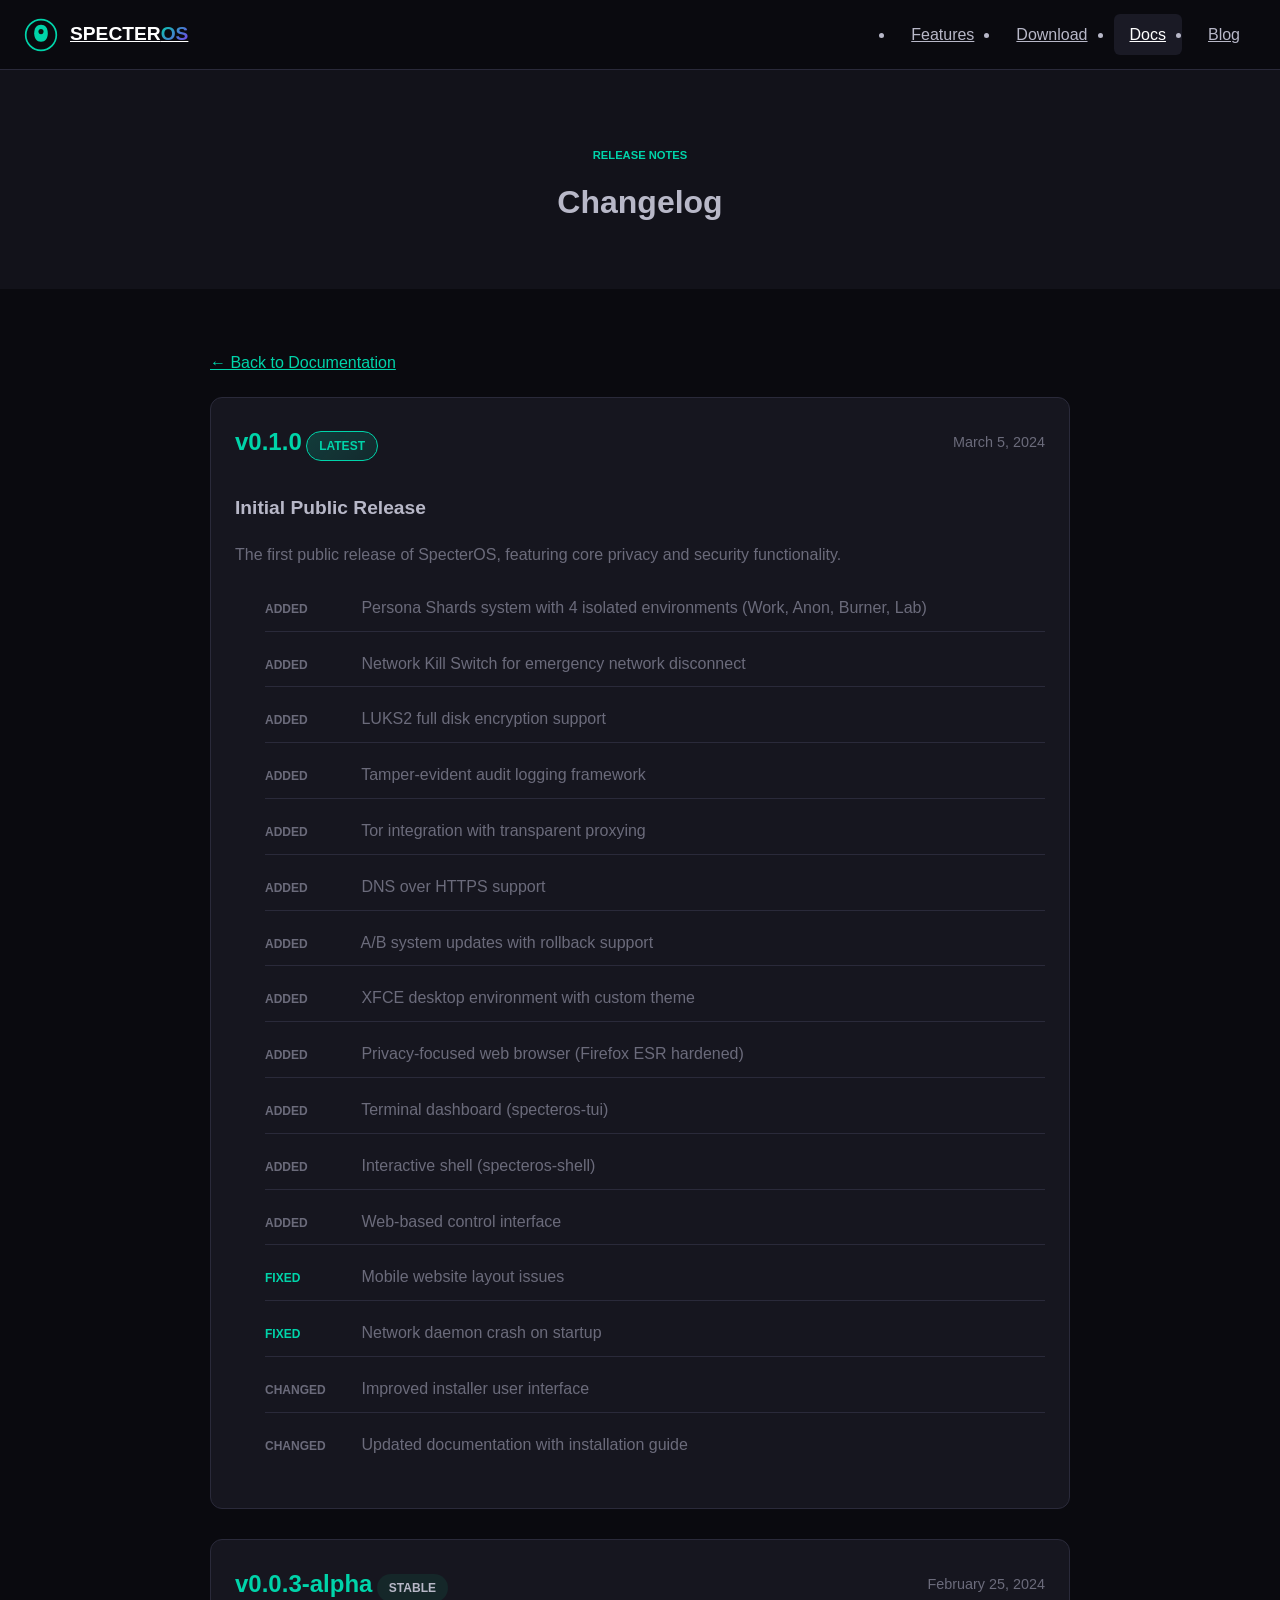
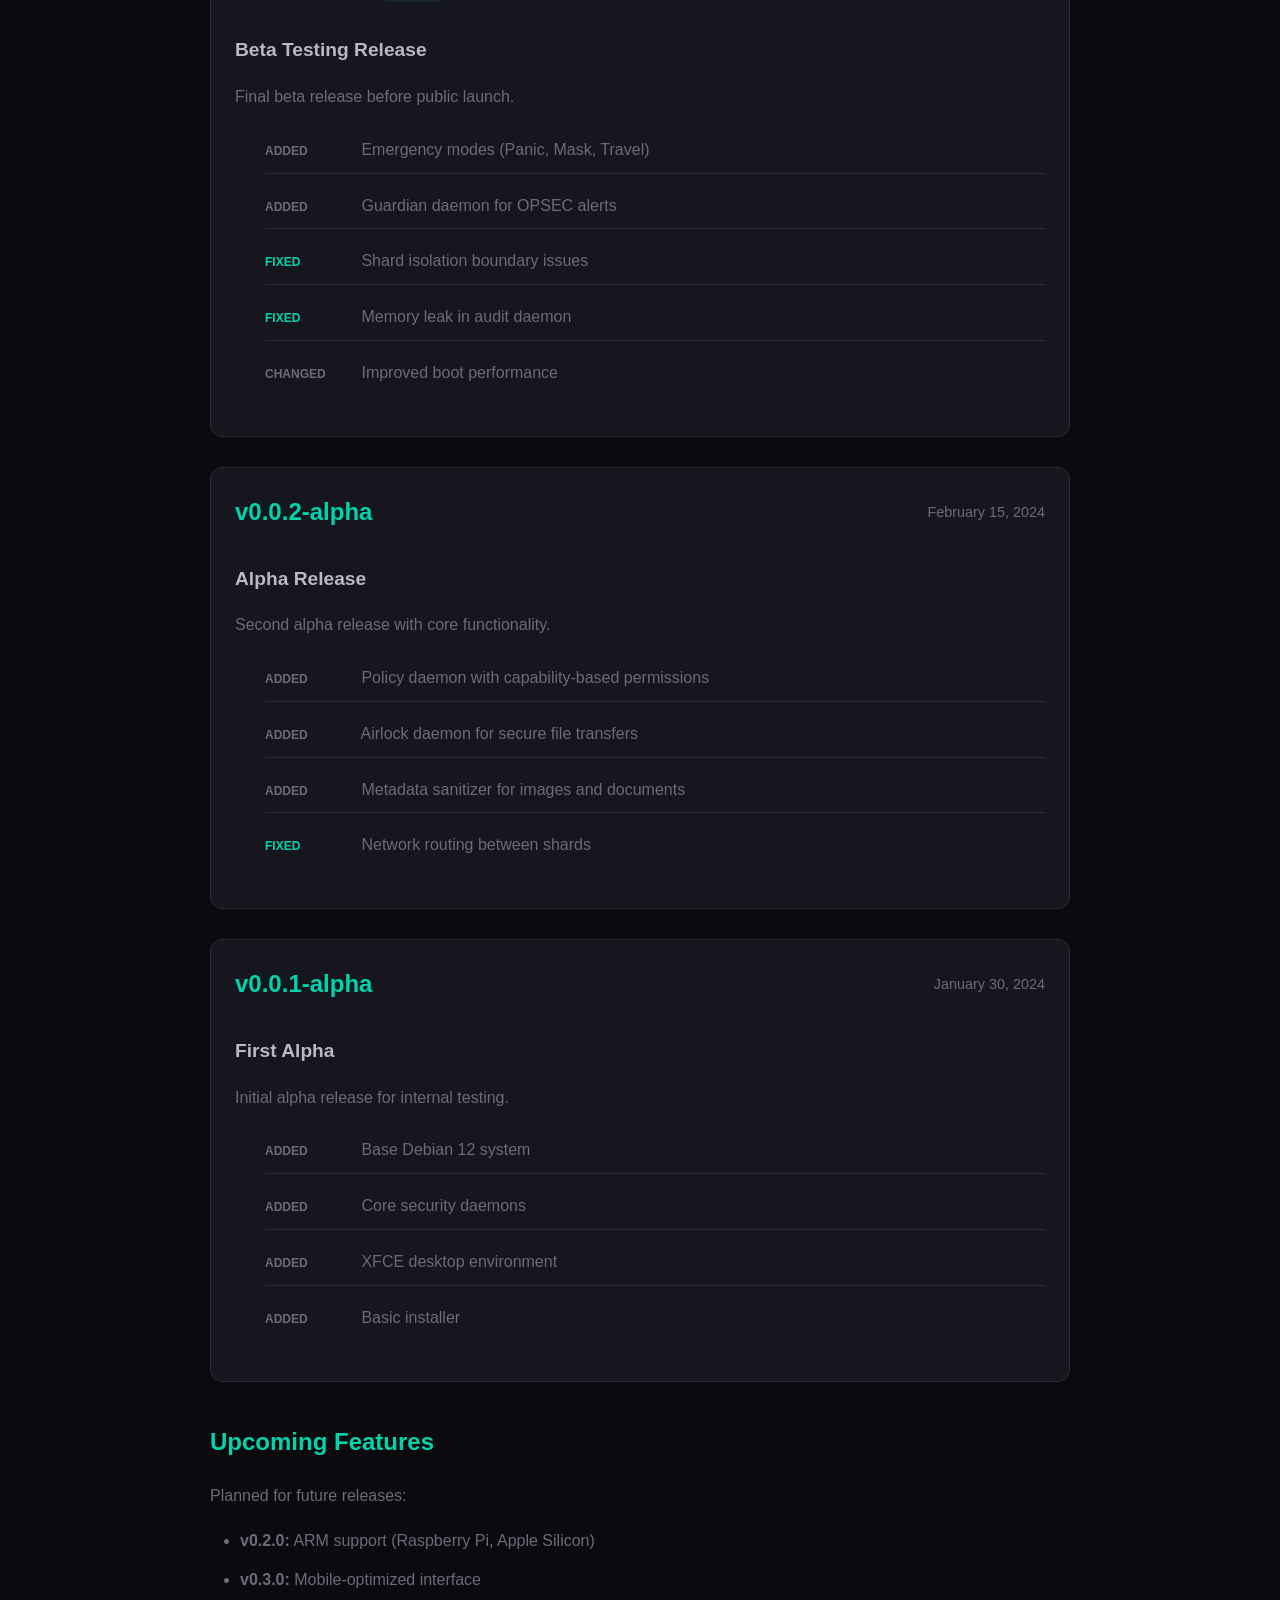
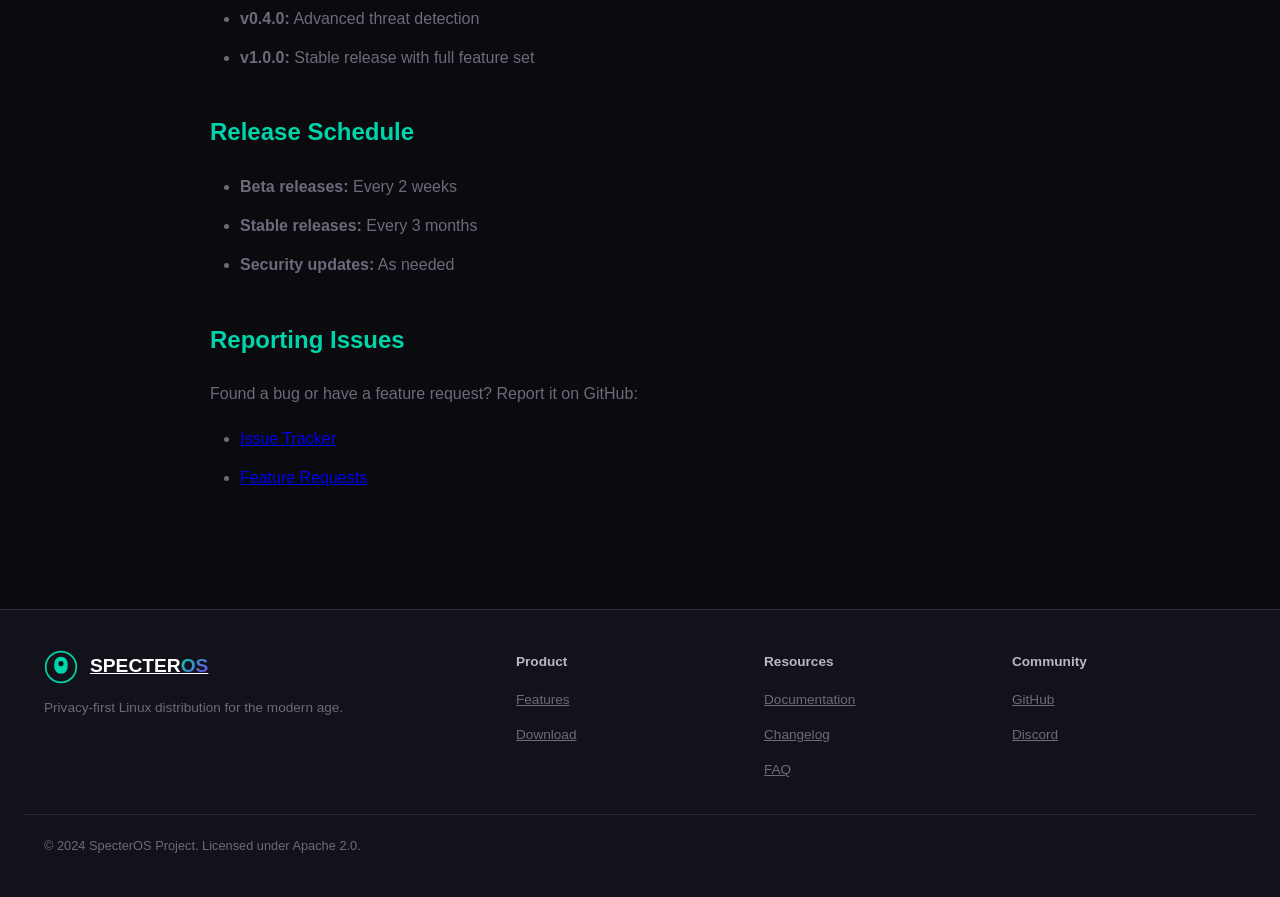
<file: website/docs/changelog.html>
<!DOCTYPE html>
<html lang="en">
<head>
    <meta charset="UTF-8">
    <meta name="viewport" content="width=device-width, initial-scale=1.0">
    <title>Changelog - SpecterOS Documentation</title>
    <meta name="description" content="SpecterOS release notes and changelog">
    <link rel="stylesheet" href="../css/style.css">
    <style>
        .docs-header { padding: 140px 0 60px; background: var(--bg-secondary); text-align: center; }
        .docs-content { max-width: 900px; margin: 0 auto; padding: 60px 20px 100px; }
        .docs-content h1 { font-size: 2rem; margin-bottom: 20px; }
        .docs-content h2 { font-size: 1.5rem; margin: 40px 0 20px; color: var(--accent-primary); }
        .docs-content h3 { font-size: 1.2rem; margin: 30px 0 16px; }
        .docs-content p { color: var(--text-muted); line-height: 1.8; margin-bottom: 16px; }
        .docs-content ul { color: var(--text-muted); line-height: 1.8; margin: 16px 0 16px 30px; }
        .docs-content li { margin-bottom: 10px; }
        .back-link { display: inline-flex; align-items: center; gap: 8px; color: var(--accent-primary); margin-bottom: 20px; }
        .release { background: var(--bg-card); border: 1px solid var(--border-color); border-radius: 12px; padding: 24px; margin-bottom: 30px; }
        .release-header { display: flex; justify-content: space-between; align-items: center; margin-bottom: 20px; flex-wrap: wrap; gap: 12px; }
        .release-version { font-family: var(--font-display); font-size: 1.5rem; font-weight: 700; color: var(--accent-primary); }
        .release-date { color: var(--text-muted); font-size: 0.9rem; }
        .release-badge { display: inline-block; padding: 4px 12px; border-radius: 100px; font-size: 0.75rem; font-weight: 600; text-transform: uppercase; }
        .badge-latest { background: linear-gradient(135deg, rgba(0, 212, 170, 0.2), rgba(0, 212, 170, 0.1)); color: var(--accent-primary); border: 1px solid var(--accent-primary); }
        .badge-stable { background: rgba(16, 185, 129, 0.1); color: var(--success); border: 1px solid var(--success); }
        .change-list { list-style: none; margin: 0; padding: 0; }
        .change-list li { padding: 8px 0; border-bottom: 1px solid var(--border-color); }
        .change-list li:last-child { border-bottom: none; }
        .change-type { display: inline-block; width: 80px; font-family: var(--font-display); font-size: 0.75rem; font-weight: 600; text-transform: uppercase; margin-right: 12px; }
        .change-added { color: var(--success); }
        .change-fixed { color: var(--accent-primary); }
        .change-changed { color: var(--warning); }
        .change-removed { color: var(--error); }
    </style>
</head>
<body>
    <nav class="navbar">
        <div class="container nav-container">
            <a href="../index.html" class="logo">
                <svg class="logo-svg" viewBox="0 0 40 40" fill="none">
                    <circle cx="20" cy="20" r="18" stroke="url(#logo-gradient)" stroke-width="2"/>
                    <path d="M20 8C15 8 12 12 12 18C12 24 15 28 20 28C25 28 28 24 28 18C28 12 25 8 20 8Z" fill="url(#logo-gradient)"/>
                    <circle cx="20" cy="16" r="3" fill="#0F0F0F"/>
                    <defs><linearGradient id="logo-gradient" x1="2" y1="2" x2="38" y2="38"><stop stop-color="#00D4AA"/><stop offset="1" stop-color="#7C3AED"/></linearGradient></defs>
                </svg>
                <span class="logo-text">SPECTER<span class="logo-accent">OS</span></span>
            </a>
            <ul class="nav-menu">
                <li><a href="../index.html#features">Features</a></li>
                <li><a href="../index.html#download">Download</a></li>
                <li><a href="index.html" class="active">Docs</a></li>
                <li><a href="../blog.html">Blog</a></li>
            </ul>
        </div>
    </nav>

    <header class="docs-header">
        <div class="container">
            <span class="section-tag">RELEASE NOTES</span>
            <h1>Changelog</h1>
        </div>
    </header>

    <main class="docs-content">
        <a href="index.html" class="back-link">← Back to Documentation</a>

        <div class="release">
            <div class="release-header">
                <div>
                    <span class="release-version">v0.1.0</span>
                    <span class="release-badge badge-latest">Latest</span>
                </div>
                <span class="release-date">March 5, 2024</span>
            </div>

            <h3>Initial Public Release</h3>
            <p>The first public release of SpecterOS, featuring core privacy and security functionality.</p>

            <ul class="change-list">
                <li>
                    <span class="change-type change-added">Added</span>
                    Persona Shards system with 4 isolated environments (Work, Anon, Burner, Lab)
                </li>
                <li>
                    <span class="change-type change-added">Added</span>
                    Network Kill Switch for emergency network disconnect
                </li>
                <li>
                    <span class="change-type change-added">Added</span>
                    LUKS2 full disk encryption support
                </li>
                <li>
                    <span class="change-type change-added">Added</span>
                    Tamper-evident audit logging framework
                </li>
                <li>
                    <span class="change-type change-added">Added</span>
                    Tor integration with transparent proxying
                </li>
                <li>
                    <span class="change-type change-added">Added</span>
                    DNS over HTTPS support
                </li>
                <li>
                    <span class="change-type change-added">Added</span>
                    A/B system updates with rollback support
                </li>
                <li>
                    <span class="change-type change-added">Added</span>
                    XFCE desktop environment with custom theme
                </li>
                <li>
                    <span class="change-type change-added">Added</span>
                    Privacy-focused web browser (Firefox ESR hardened)
                </li>
                <li>
                    <span class="change-type change-added">Added</span>
                    Terminal dashboard (specteros-tui)
                </li>
                <li>
                    <span class="change-type change-added">Added</span>
                    Interactive shell (specteros-shell)
                </li>
                <li>
                    <span class="change-type change-added">Added</span>
                    Web-based control interface
                </li>
                <li>
                    <span class="change-type change-fixed">Fixed</span>
                    Mobile website layout issues
                </li>
                <li>
                    <span class="change-type change-fixed">Fixed</span>
                    Network daemon crash on startup
                </li>
                <li>
                    <span class="change-type change-changed">Changed</span>
                    Improved installer user interface
                </li>
                <li>
                    <span class="change-type change-changed">Changed</span>
                    Updated documentation with installation guide
                </li>
            </ul>
        </div>

        <div class="release">
            <div class="release-header">
                <div>
                    <span class="release-version">v0.0.3-alpha</span>
                    <span class="release-badge badge-stable">Stable</span>
                </div>
                <span class="release-date">February 25, 2024</span>
            </div>

            <h3>Beta Testing Release</h3>
            <p>Final beta release before public launch.</p>

            <ul class="change-list">
                <li>
                    <span class="change-type change-added">Added</span>
                    Emergency modes (Panic, Mask, Travel)
                </li>
                <li>
                    <span class="change-type change-added">Added</span>
                    Guardian daemon for OPSEC alerts
                </li>
                <li>
                    <span class="change-type change-fixed">Fixed</span>
                    Shard isolation boundary issues
                </li>
                <li>
                    <span class="change-type change-fixed">Fixed</span>
                    Memory leak in audit daemon
                </li>
                <li>
                    <span class="change-type change-changed">Changed</span>
                    Improved boot performance
                </li>
            </ul>
        </div>

        <div class="release">
            <div class="release-header">
                <div>
                    <span class="release-version">v0.0.2-alpha</span>
                </div>
                <span class="release-date">February 15, 2024</span>
            </div>

            <h3>Alpha Release</h3>
            <p>Second alpha release with core functionality.</p>

            <ul class="change-list">
                <li>
                    <span class="change-type change-added">Added</span>
                    Policy daemon with capability-based permissions
                </li>
                <li>
                    <span class="change-type change-added">Added</span>
                    Airlock daemon for secure file transfers
                </li>
                <li>
                    <span class="change-type change-added">Added</span>
                    Metadata sanitizer for images and documents
                </li>
                <li>
                    <span class="change-type change-fixed">Fixed</span>
                    Network routing between shards
                </li>
            </ul>
        </div>

        <div class="release">
            <div class="release-header">
                <div>
                    <span class="release-version">v0.0.1-alpha</span>
                </div>
                <span class="release-date">January 30, 2024</span>
            </div>

            <h3>First Alpha</h3>
            <p>Initial alpha release for internal testing.</p>

            <ul class="change-list">
                <li>
                    <span class="change-type change-added">Added</span>
                    Base Debian 12 system
                </li>
                <li>
                    <span class="change-type change-added">Added</span>
                    Core security daemons
                </li>
                <li>
                    <span class="change-type change-added">Added</span>
                    XFCE desktop environment
                </li>
                <li>
                    <span class="change-type change-added">Added</span>
                    Basic installer
                </li>
            </ul>
        </div>

        <h2>Upcoming Features</h2>
        <p>Planned for future releases:</p>
        <ul>
            <li><strong>v0.2.0:</strong> ARM support (Raspberry Pi, Apple Silicon)</li>
            <li><strong>v0.3.0:</strong> Mobile-optimized interface</li>
            <li><strong>v0.4.0:</strong> Advanced threat detection</li>
            <li><strong>v1.0.0:</strong> Stable release with full feature set</li>
        </ul>

        <h2>Release Schedule</h2>
        <ul>
            <li><strong>Beta releases:</strong> Every 2 weeks</li>
            <li><strong>Stable releases:</strong> Every 3 months</li>
            <li><strong>Security updates:</strong> As needed</li>
        </ul>

        <h2>Reporting Issues</h2>
        <p>Found a bug or have a feature request? Report it on GitHub:</p>
        <ul>
            <li><a href="https://github.com/Sskibls/Specteros-OS/issues" target="_blank">Issue Tracker</a></li>
            <li><a href="https://github.com/Sskibls/Specteros-OS/discussions" target="_blank">Feature Requests</a></li>
        </ul>
    </main>

    <footer class="footer">
        <div class="container">
            <div class="footer-grid">
                <div class="footer-brand">
                    <a href="../index.html" class="logo">
                        <svg class="logo-svg" viewBox="0 0 40 40" fill="none">
                            <circle cx="20" cy="20" r="18" stroke="url(#logo-gradient-footer)" stroke-width="2"/>
                            <path d="M20 8C15 8 12 12 12 18C12 24 15 28 20 28C25 28 28 24 28 18C28 12 25 8 20 8Z" fill="url(#logo-gradient-footer)"/>
                            <circle cx="20" cy="16" r="3" fill="#0F0F0F"/>
                            <defs><linearGradient id="logo-gradient-footer" x1="2" y1="2" x2="38" y2="38"><stop stop-color="#00D4AA"/><stop offset="1" stop-color="#7C3AED"/></linearGradient></defs>
                        </svg>
                        <span class="logo-text">SPECTER<span class="logo-accent">OS</span></span>
                    </a>
                    <p>Privacy-first Linux distribution for the modern age.</p>
                </div>
                <div class="footer-column"><h4>Product</h4><ul><li><a href="../index.html#features">Features</a></li><li><a href="../index.html#download">Download</a></li></ul></div>
                <div class="footer-column"><h4>Resources</h4><ul><li><a href="index.html">Documentation</a></li><li><a href="changelog.html">Changelog</a></li><li><a href="../faq.html">FAQ</a></li></ul></div>
                <div class="footer-column"><h4>Community</h4><ul><li><a href="https://github.com/Sskibls/Specteros-OS">GitHub</a></li><li><a href="#">Discord</a></li></ul></div>
            </div>
            <div class="footer-bottom"><p>&copy; 2024 SpecterOS Project. Licensed under Apache 2.0.</p></div>
        </div>
    </footer>
    <script src="../js/main.js"></script>
</body>
</html>
</file>
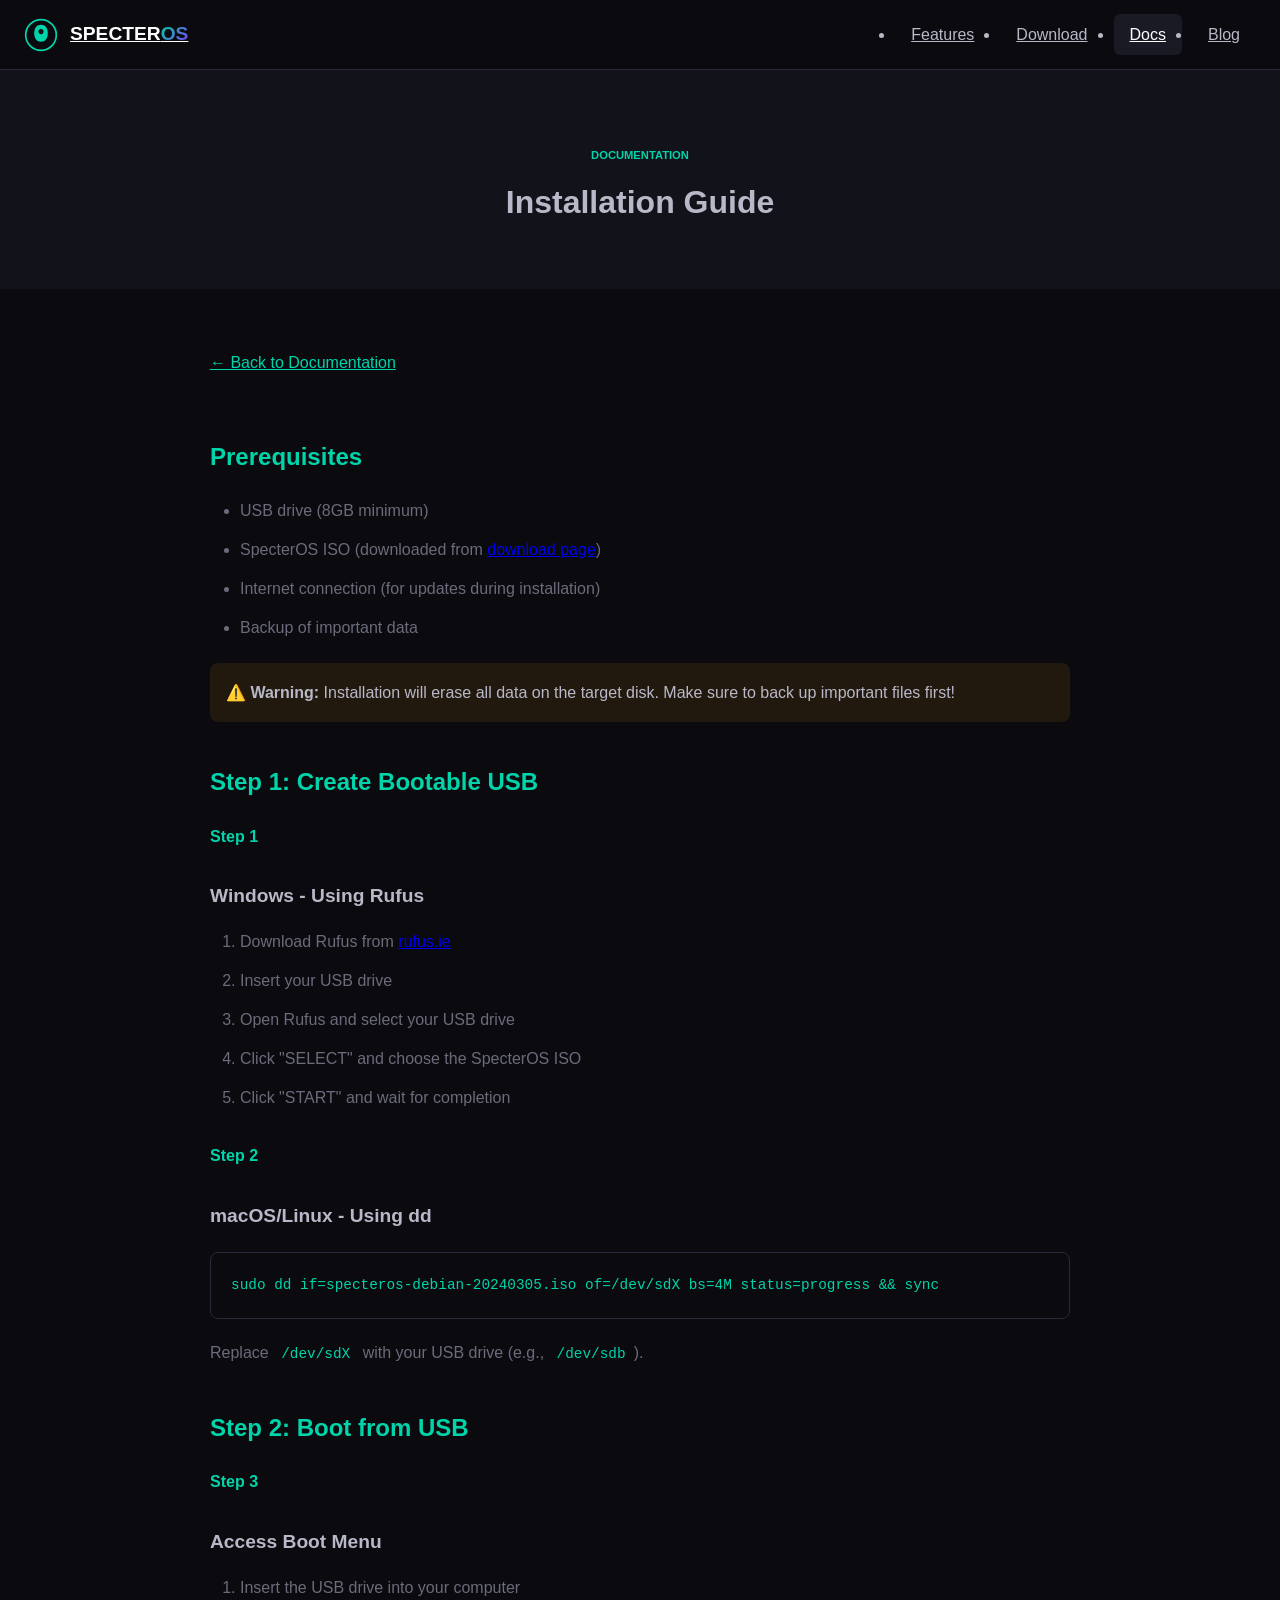
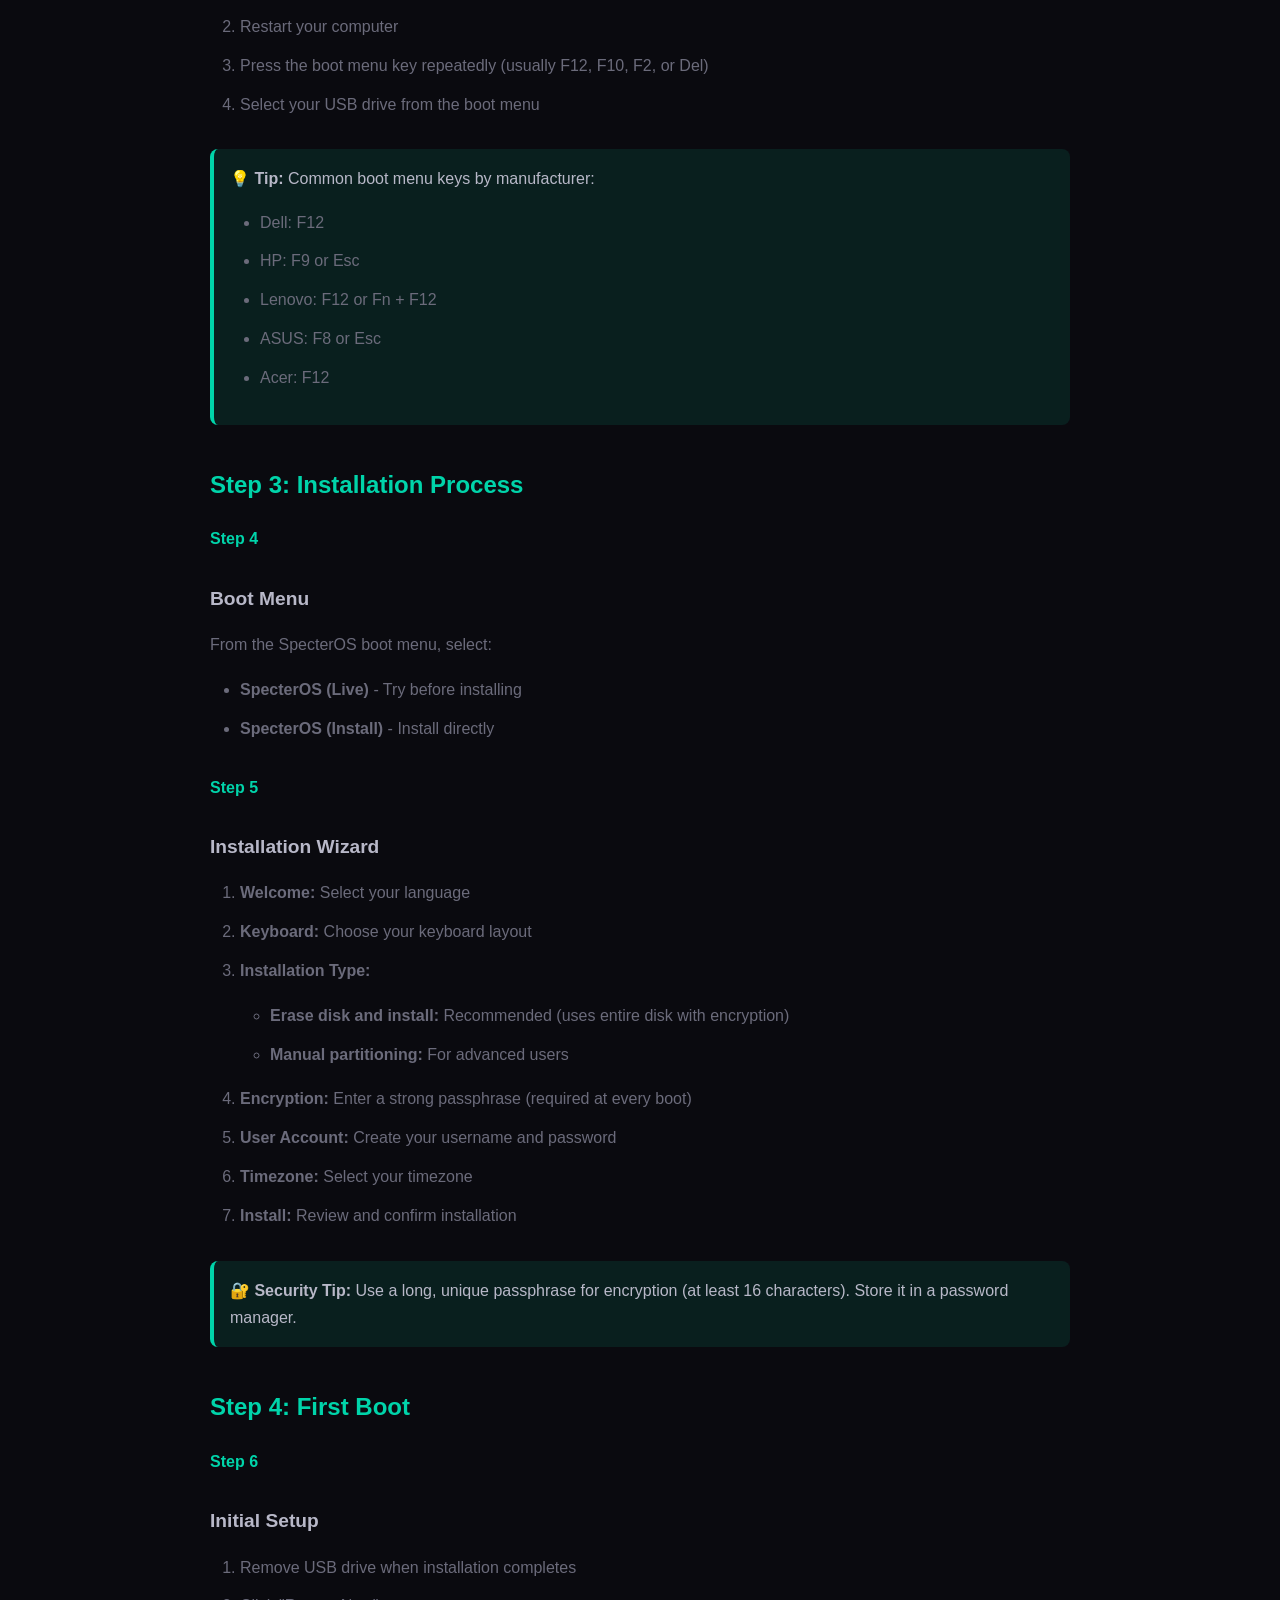
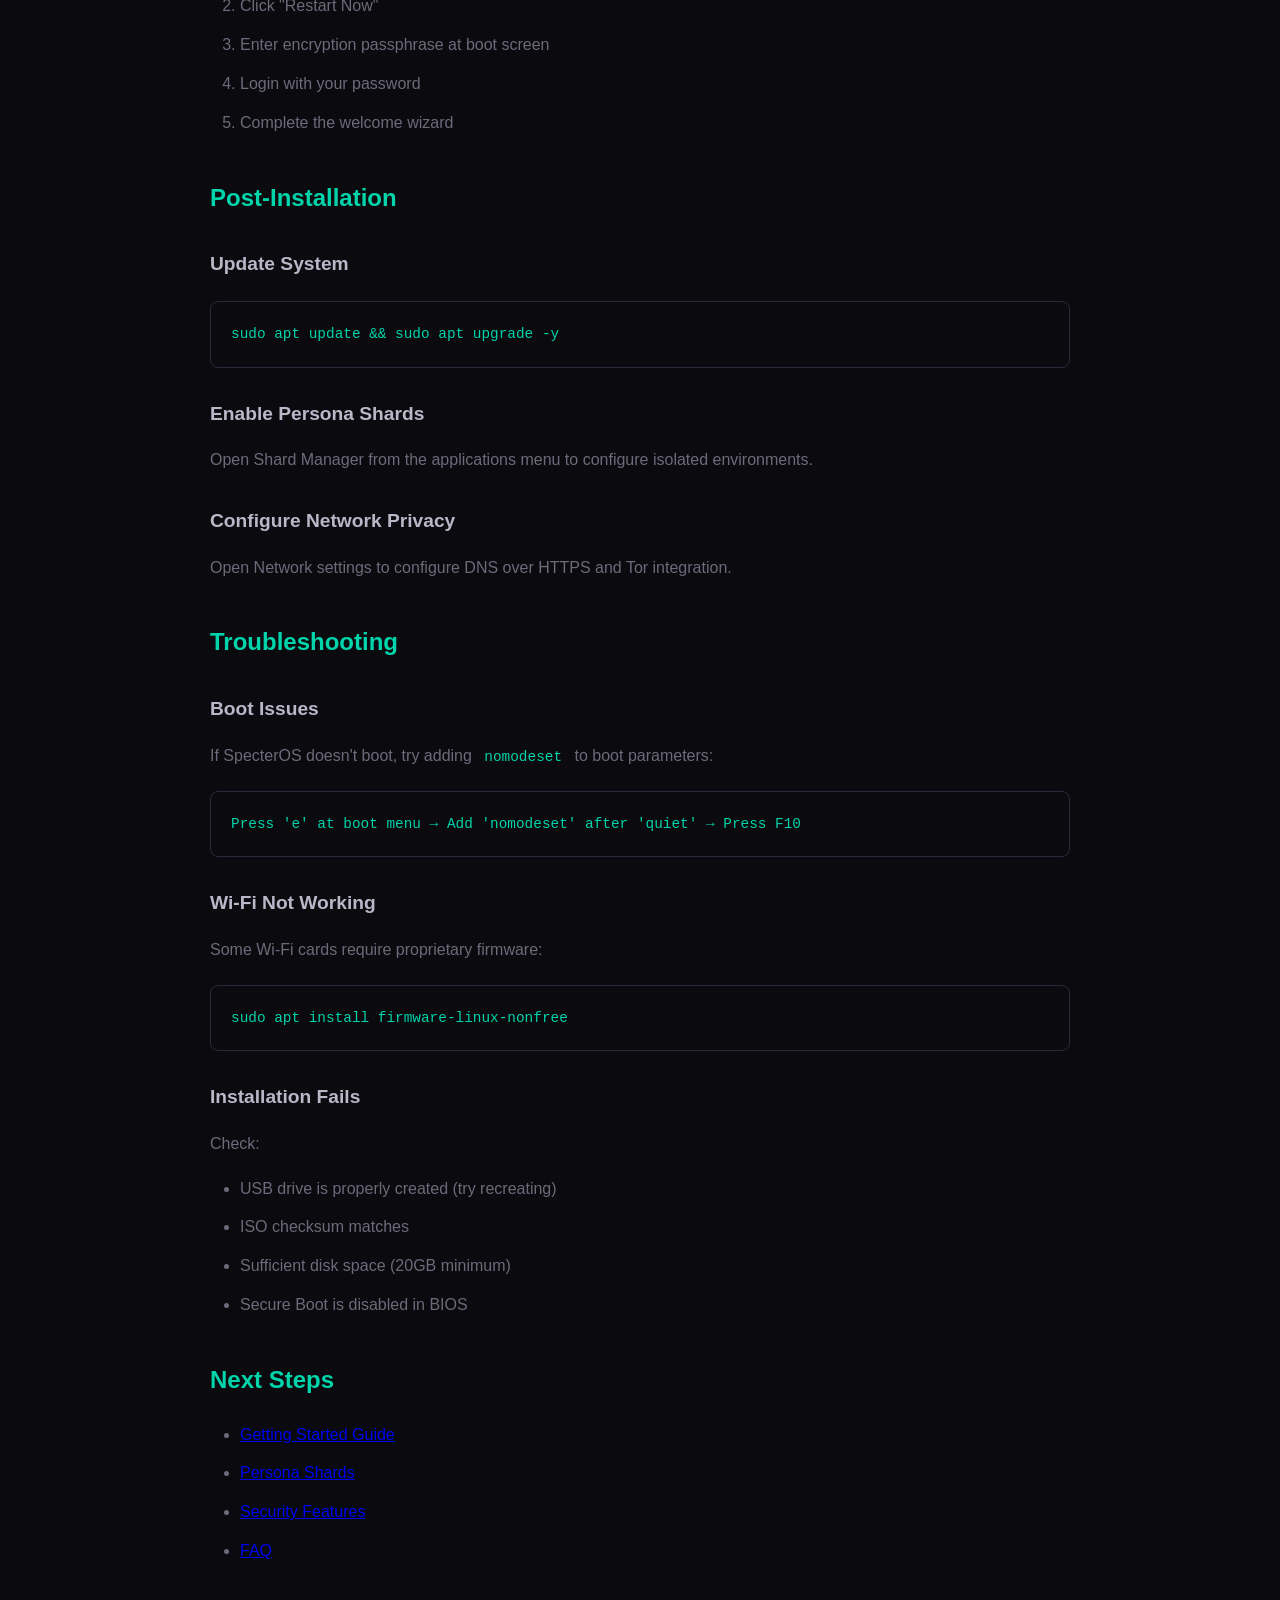
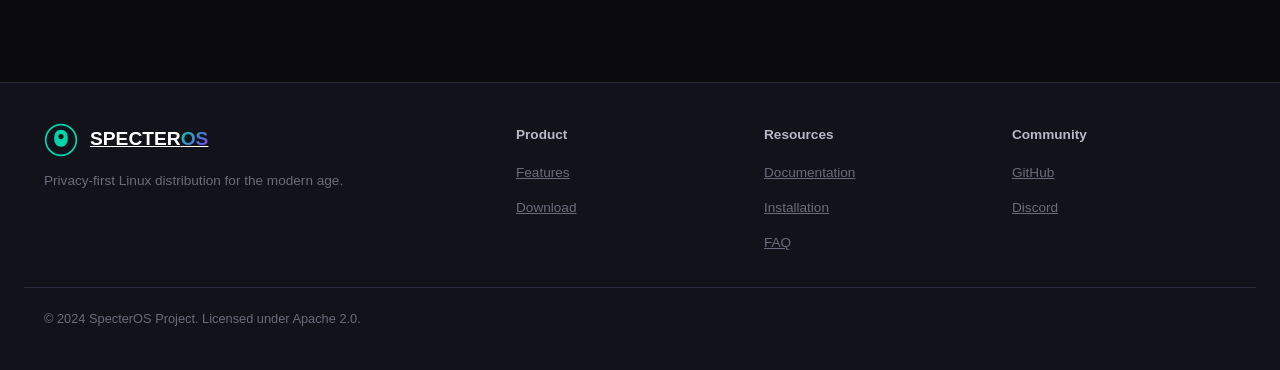
<file: website/docs/installation.html>
<!DOCTYPE html>
<html lang="en">
<head>
    <meta charset="UTF-8">
    <meta name="viewport" content="width=device-width, initial-scale=1.0">
    <title>Installation - SpecterOS Documentation</title>
    <meta name="description" content="Complete installation guide for SpecterOS">
    <link rel="stylesheet" href="../css/style.css">
    <style>
        .docs-header { padding: 140px 0 60px; background: var(--bg-secondary); text-align: center; }
        .docs-content { max-width: 900px; margin: 0 auto; padding: 60px 20px 100px; }
        .docs-content h1 { font-size: 2rem; margin-bottom: 20px; }
        .docs-content h2 { font-size: 1.5rem; margin: 40px 0 20px; color: var(--accent-primary); }
        .docs-content h3 { font-size: 1.2rem; margin: 30px 0 16px; }
        .docs-content p { color: var(--text-muted); line-height: 1.8; margin-bottom: 16px; }
        .docs-content ul, .docs-content ol { color: var(--text-muted); line-height: 1.8; margin: 16px 0 16px 30px; }
        .docs-content li { margin-bottom: 10px; }
        .docs-content code { background: var(--bg-primary); padding: 2px 8px; border-radius: 4px; font-family: var(--font-mono); font-size: 0.9em; color: var(--accent-primary); }
        .docs-content pre { background: var(--bg-primary); border: 1px solid var(--border-color); border-radius: 8px; padding: 20px; margin: 20px 0; overflow-x: auto; }
        .docs-content pre code { padding: 0; background: none; }
        .note { background: rgba(0, 212, 170, 0.1); border-left: 4px solid var(--accent-primary); padding: 16px; border-radius: 8px; margin: 20px 0; }
        .warning { background: rgba(245, 158, 11, 0.1); border-left: 4px solid var(--warning); padding: 16px; border-radius: 8px; margin: 20px 0; }
        .step { counter-increment: step; margin-bottom: 30px; }
        .step::before { content: "Step " counter(step); display: block; font-family: var(--font-display); font-weight: 600; color: var(--accent-primary); margin-bottom: 10px; }
        .back-link { display: inline-flex; align-items: center; gap: 8px; color: var(--accent-primary); margin-bottom: 20px; }
    </style>
</head>
<body>
    <nav class="navbar">
        <div class="container nav-container">
            <a href="../index.html" class="logo">
                <svg class="logo-svg" viewBox="0 0 40 40" fill="none">
                    <circle cx="20" cy="20" r="18" stroke="url(#logo-gradient)" stroke-width="2"/>
                    <path d="M20 8C15 8 12 12 12 18C12 24 15 28 20 28C25 28 28 24 28 18C28 12 25 8 20 8Z" fill="url(#logo-gradient)"/>
                    <circle cx="20" cy="16" r="3" fill="#0F0F0F"/>
                    <defs><linearGradient id="logo-gradient" x1="2" y1="2" x2="38" y2="38"><stop stop-color="#00D4AA"/><stop offset="1" stop-color="#7C3AED"/></linearGradient></defs>
                </svg>
                <span class="logo-text">SPECTER<span class="logo-accent">OS</span></span>
            </a>
            <ul class="nav-menu">
                <li><a href="../index.html#features">Features</a></li>
                <li><a href="../index.html#download">Download</a></li>
                <li><a href="index.html" class="active">Docs</a></li>
                <li><a href="../blog.html">Blog</a></li>
            </ul>
        </div>
    </nav>

    <header class="docs-header">
        <div class="container">
            <span class="section-tag">DOCUMENTATION</span>
            <h1>Installation Guide</h1>
        </div>
    </header>

    <main class="docs-content">
        <a href="index.html" class="back-link">← Back to Documentation</a>

        <h2>Prerequisites</h2>
        <ul>
            <li>USB drive (8GB minimum)</li>
            <li>SpecterOS ISO (downloaded from <a href="../index.html#download">download page</a>)</li>
            <li>Internet connection (for updates during installation)</li>
            <li>Backup of important data</li>
        </ul>

        <div class="warning">
            <strong>⚠️ Warning:</strong> Installation will erase all data on the target disk. Make sure to back up important files first!
        </div>

        <h2>Step 1: Create Bootable USB</h2>
        
        <div class="step">
            <h3>Windows - Using Rufus</h3>
            <ol>
                <li>Download Rufus from <a href="https://rufus.ie" target="_blank">rufus.ie</a></li>
                <li>Insert your USB drive</li>
                <li>Open Rufus and select your USB drive</li>
                <li>Click "SELECT" and choose the SpecterOS ISO</li>
                <li>Click "START" and wait for completion</li>
            </ol>
        </div>

        <div class="step">
            <h3>macOS/Linux - Using dd</h3>
            <pre><code>sudo dd if=specteros-debian-20240305.iso of=/dev/sdX bs=4M status=progress && sync</code></pre>
            <p>Replace <code>/dev/sdX</code> with your USB drive (e.g., <code>/dev/sdb</code>).</p>
        </div>

        <h2>Step 2: Boot from USB</h2>
        
        <div class="step">
            <h3>Access Boot Menu</h3>
            <ol>
                <li>Insert the USB drive into your computer</li>
                <li>Restart your computer</li>
                <li>Press the boot menu key repeatedly (usually F12, F10, F2, or Del)</li>
                <li>Select your USB drive from the boot menu</li>
            </ol>
        </div>

        <div class="note">
            <strong>💡 Tip:</strong> Common boot menu keys by manufacturer:
            <ul>
                <li>Dell: F12</li>
                <li>HP: F9 or Esc</li>
                <li>Lenovo: F12 or Fn + F12</li>
                <li>ASUS: F8 or Esc</li>
                <li>Acer: F12</li>
            </ul>
        </div>

        <h2>Step 3: Installation Process</h2>
        
        <div class="step">
            <h3>Boot Menu</h3>
            <p>From the SpecterOS boot menu, select:</p>
            <ul>
                <li><strong>SpecterOS (Live)</strong> - Try before installing</li>
                <li><strong>SpecterOS (Install)</strong> - Install directly</li>
            </ul>
        </div>

        <div class="step">
            <h3>Installation Wizard</h3>
            <ol>
                <li><strong>Welcome:</strong> Select your language</li>
                <li><strong>Keyboard:</strong> Choose your keyboard layout</li>
                <li><strong>Installation Type:</strong>
                    <ul>
                        <li><strong>Erase disk and install:</strong> Recommended (uses entire disk with encryption)</li>
                        <li><strong>Manual partitioning:</strong> For advanced users</li>
                    </ul>
                </li>
                <li><strong>Encryption:</strong> Enter a strong passphrase (required at every boot)</li>
                <li><strong>User Account:</strong> Create your username and password</li>
                <li><strong>Timezone:</strong> Select your timezone</li>
                <li><strong>Install:</strong> Review and confirm installation</li>
            </ol>
        </div>

        <div class="note">
            <strong>🔐 Security Tip:</strong> Use a long, unique passphrase for encryption (at least 16 characters). Store it in a password manager.
        </div>

        <h2>Step 4: First Boot</h2>
        
        <div class="step">
            <h3>Initial Setup</h3>
            <ol>
                <li>Remove USB drive when installation completes</li>
                <li>Click "Restart Now"</li>
                <li>Enter encryption passphrase at boot screen</li>
                <li>Login with your password</li>
                <li>Complete the welcome wizard</li>
            </ol>
        </div>

        <h2>Post-Installation</h2>
        
        <h3>Update System</h3>
        <pre><code>sudo apt update && sudo apt upgrade -y</code></pre>

        <h3>Enable Persona Shards</h3>
        <p>Open Shard Manager from the applications menu to configure isolated environments.</p>

        <h3>Configure Network Privacy</h3>
        <p>Open Network settings to configure DNS over HTTPS and Tor integration.</p>

        <h2>Troubleshooting</h2>
        
        <h3>Boot Issues</h3>
        <p>If SpecterOS doesn't boot, try adding <code>nomodeset</code> to boot parameters:</p>
        <pre><code>Press 'e' at boot menu → Add 'nomodeset' after 'quiet' → Press F10</code></pre>

        <h3>Wi-Fi Not Working</h3>
        <p>Some Wi-Fi cards require proprietary firmware:</p>
        <pre><code>sudo apt install firmware-linux-nonfree</code></pre>

        <h3>Installation Fails</h3>
        <p>Check:
            <ul>
                <li>USB drive is properly created (try recreating)</li>
                <li>ISO checksum matches</li>
                <li>Sufficient disk space (20GB minimum)</li>
                <li>Secure Boot is disabled in BIOS</li>
            </ul>
        </p>

        <h2>Next Steps</h2>
        <ul>
            <li><a href="index.html">Getting Started Guide</a></li>
            <li><a href="shards.html">Persona Shards</a></li>
            <li><a href="security.html">Security Features</a></li>
            <li><a href="../faq.html">FAQ</a></li>
        </ul>
    </main>

    <footer class="footer">
        <div class="container">
            <div class="footer-grid">
                <div class="footer-brand">
                    <a href="../index.html" class="logo">
                        <svg class="logo-svg" viewBox="0 0 40 40" fill="none">
                            <circle cx="20" cy="20" r="18" stroke="url(#logo-gradient-footer)" stroke-width="2"/>
                            <path d="M20 8C15 8 12 12 12 18C12 24 15 28 20 28C25 28 28 24 28 18C28 12 25 8 20 8Z" fill="url(#logo-gradient-footer)"/>
                            <circle cx="20" cy="16" r="3" fill="#0F0F0F"/>
                            <defs><linearGradient id="logo-gradient-footer" x1="2" y1="2" x2="38" y2="38"><stop stop-color="#00D4AA"/><stop offset="1" stop-color="#7C3AED"/></linearGradient></defs>
                        </svg>
                        <span class="logo-text">SPECTER<span class="logo-accent">OS</span></span>
                    </a>
                    <p>Privacy-first Linux distribution for the modern age.</p>
                </div>
                <div class="footer-column"><h4>Product</h4><ul><li><a href="../index.html#features">Features</a></li><li><a href="../index.html#download">Download</a></li></ul></div>
                <div class="footer-column"><h4>Resources</h4><ul><li><a href="index.html">Documentation</a></li><li><a href="installation.html">Installation</a></li><li><a href="../faq.html">FAQ</a></li></ul></div>
                <div class="footer-column"><h4>Community</h4><ul><li><a href="https://github.com/Sskibls/Specteros-OS">GitHub</a></li><li><a href="#">Discord</a></li></ul></div>
            </div>
            <div class="footer-bottom"><p>&copy; 2024 SpecterOS Project. Licensed under Apache 2.0.</p></div>
        </div>
    </footer>
    <script src="../js/main.js"></script>
</body>
</html>
</file>
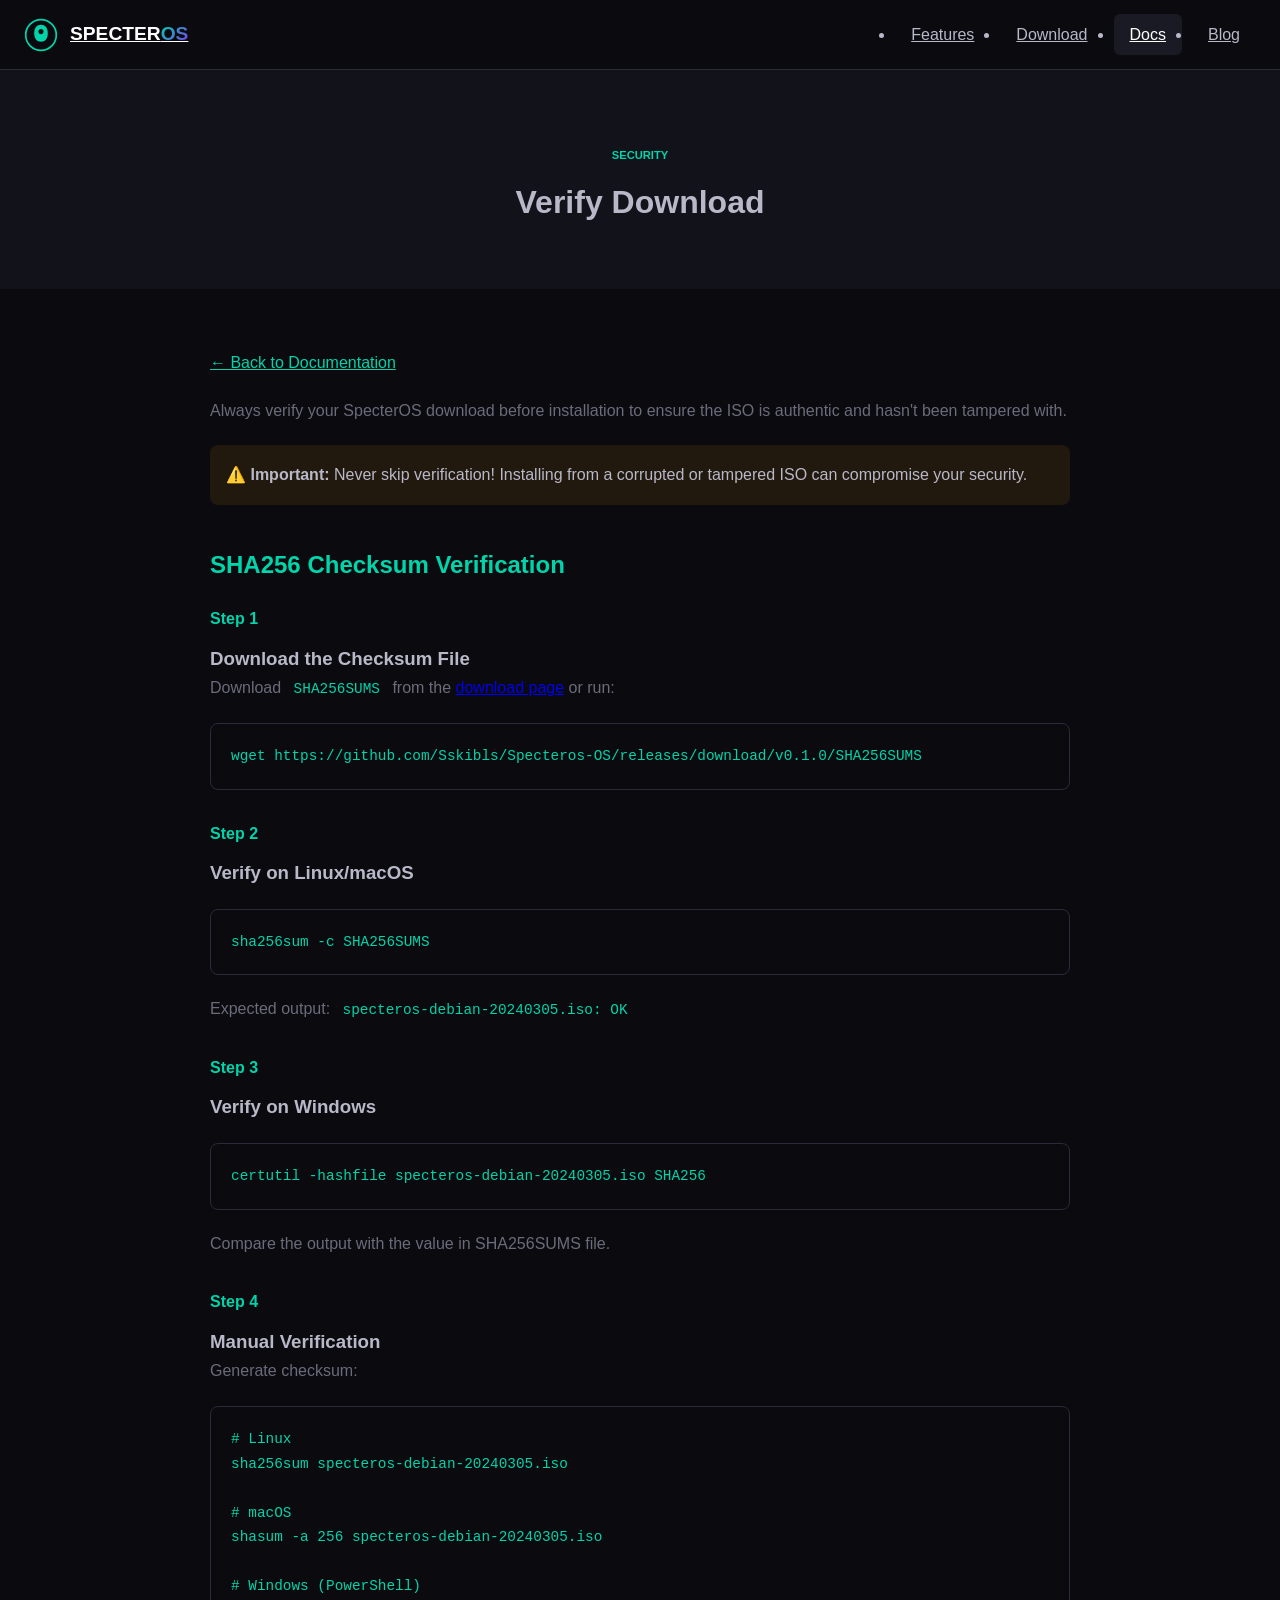
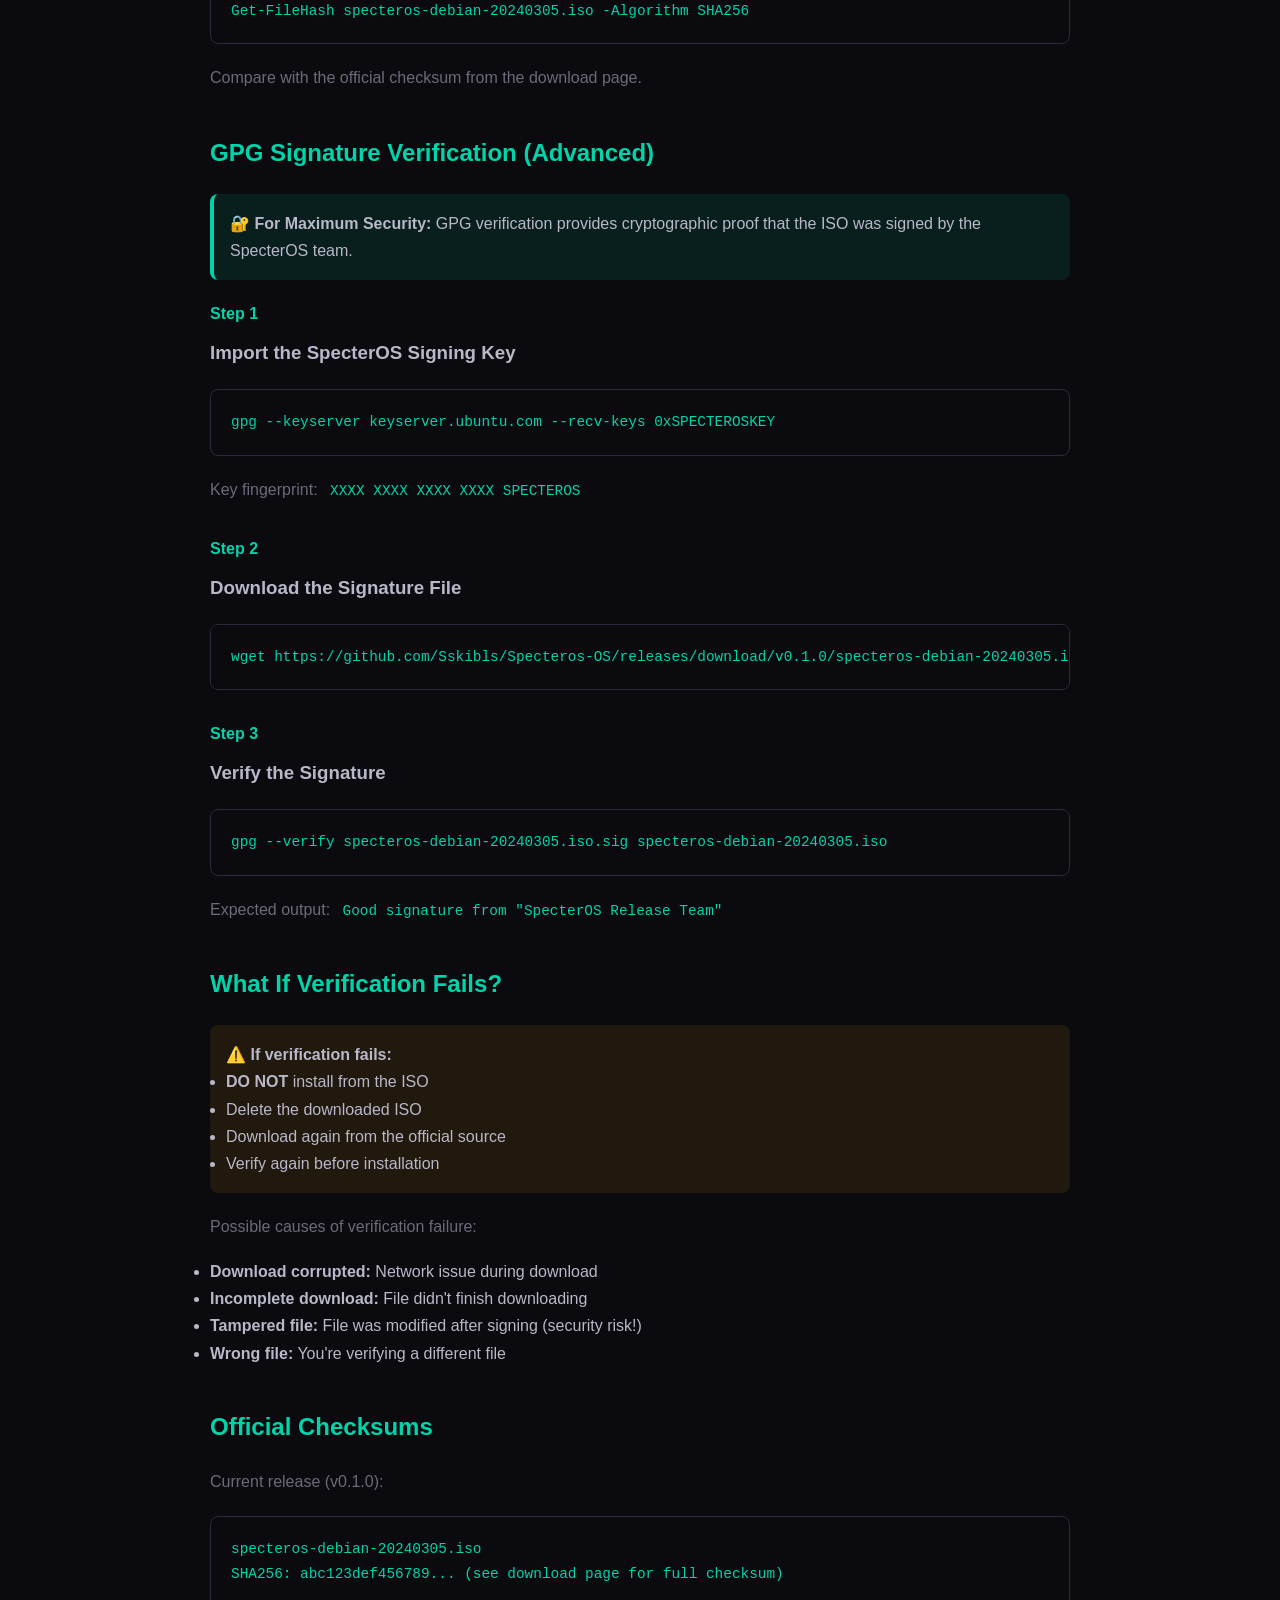
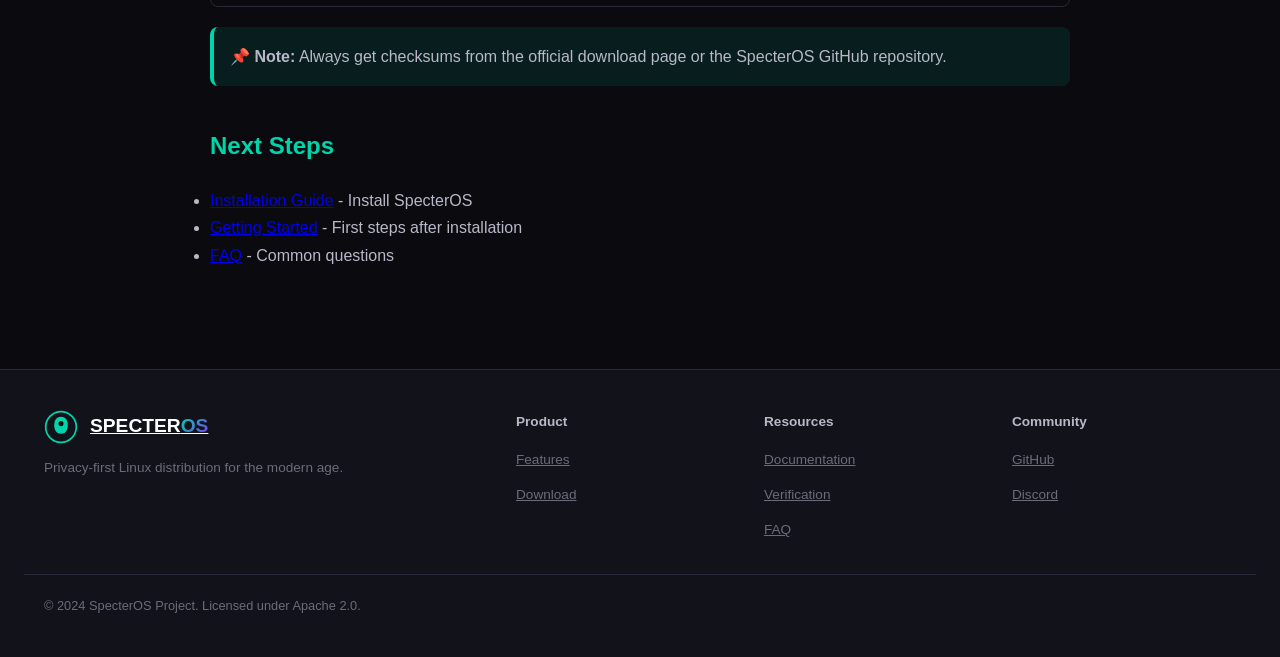
<file: website/docs/verification.html>
<!DOCTYPE html>
<html lang="en">
<head>
    <meta charset="UTF-8">
    <meta name="viewport" content="width=device-width, initial-scale=1.0">
    <title>Verification - SpecterOS Documentation</title>
    <meta name="description" content="Verify your SpecterOS download with SHA256 and GPG signatures">
    <link rel="stylesheet" href="../css/style.css">
    <style>
        .docs-header { padding: 140px 0 60px; background: var(--bg-secondary); text-align: center; }
        .docs-content { max-width: 900px; margin: 0 auto; padding: 60px 20px 100px; }
        .docs-content h1 { font-size: 2rem; margin-bottom: 20px; }
        .docs-content h2 { font-size: 1.5rem; margin: 40px 0 20px; color: var(--accent-primary); }
        .docs-content p { color: var(--text-muted); line-height: 1.8; margin-bottom: 16px; }
        .docs-content code { background: var(--bg-primary); padding: 2px 8px; border-radius: 4px; font-family: var(--font-mono); font-size: 0.9em; color: var(--accent-primary); }
        .docs-content pre { background: var(--bg-primary); border: 1px solid var(--border-color); border-radius: 8px; padding: 20px; margin: 20px 0; overflow-x: auto; }
        .docs-content pre code { padding: 0; background: none; }
        .note { background: rgba(0, 212, 170, 0.1); border-left: 4px solid var(--accent-primary); padding: 16px; border-radius: 8px; margin: 20px 0; }
        .warning { background: rgba(245, 158, 11, 0.1); border-left: 4px solid var(--warning); padding: 16px; border-radius: 8px; margin: 20px 0; }
        .back-link { display: inline-flex; align-items: center; gap: 8px; color: var(--accent-primary); margin-bottom: 20px; }
        .verification-steps { counter-reset: step; }
        .verification-step { counter-increment: step; margin-bottom: 30px; }
        .verification-step::before { content: "Step " counter(step); display: block; font-family: var(--font-display); font-weight: 600; color: var(--accent-primary); margin-bottom: 10px; }
    </style>
</head>
<body>
    <nav class="navbar">
        <div class="container nav-container">
            <a href="../index.html" class="logo">
                <svg class="logo-svg" viewBox="0 0 40 40" fill="none">
                    <circle cx="20" cy="20" r="18" stroke="url(#logo-gradient)" stroke-width="2"/>
                    <path d="M20 8C15 8 12 12 12 18C12 24 15 28 20 28C25 28 28 24 28 18C28 12 25 8 20 8Z" fill="url(#logo-gradient)"/>
                    <circle cx="20" cy="16" r="3" fill="#0F0F0F"/>
                    <defs><linearGradient id="logo-gradient" x1="2" y1="2" x2="38" y2="38"><stop stop-color="#00D4AA"/><stop offset="1" stop-color="#7C3AED"/></linearGradient></defs>
                </svg>
                <span class="logo-text">SPECTER<span class="logo-accent">OS</span></span>
            </a>
            <ul class="nav-menu">
                <li><a href="../index.html#features">Features</a></li>
                <li><a href="../index.html#download">Download</a></li>
                <li><a href="index.html" class="active">Docs</a></li>
                <li><a href="../blog.html">Blog</a></li>
            </ul>
        </div>
    </nav>

    <header class="docs-header">
        <div class="container">
            <span class="section-tag">SECURITY</span>
            <h1>Verify Download</h1>
        </div>
    </header>

    <main class="docs-content">
        <a href="index.html" class="back-link">← Back to Documentation</a>

        <p>Always verify your SpecterOS download before installation to ensure the ISO is authentic and hasn't been tampered with.</p>

        <div class="warning">
            <strong>⚠️ Important:</strong> Never skip verification! Installing from a corrupted or tampered ISO can compromise your security.
        </div>

        <h2>SHA256 Checksum Verification</h2>
        
        <div class="verification-steps">
            <div class="verification-step">
                <h3>Download the Checksum File</h3>
                <p>Download <code>SHA256SUMS</code> from the <a href="../index.html#download">download page</a> or run:</p>
                <pre><code>wget https://github.com/Sskibls/Specteros-OS/releases/download/v0.1.0/SHA256SUMS</code></pre>
            </div>

            <div class="verification-step">
                <h3>Verify on Linux/macOS</h3>
                <pre><code>sha256sum -c SHA256SUMS</code></pre>
                <p>Expected output: <code>specteros-debian-20240305.iso: OK</code></p>
            </div>

            <div class="verification-step">
                <h3>Verify on Windows</h3>
                <pre><code>certutil -hashfile specteros-debian-20240305.iso SHA256</code></pre>
                <p>Compare the output with the value in SHA256SUMS file.</p>
            </div>

            <div class="verification-step">
                <h3>Manual Verification</h3>
                <p>Generate checksum:</p>
                <pre><code># Linux
sha256sum specteros-debian-20240305.iso

# macOS
shasum -a 256 specteros-debian-20240305.iso

# Windows (PowerShell)
Get-FileHash specteros-debian-20240305.iso -Algorithm SHA256</code></pre>
                <p>Compare with the official checksum from the download page.</p>
            </div>
        </div>

        <h2>GPG Signature Verification (Advanced)</h2>
        
        <div class="note">
            <strong>🔐 For Maximum Security:</strong> GPG verification provides cryptographic proof that the ISO was signed by the SpecterOS team.
        </div>

        <div class="verification-steps">
            <div class="verification-step">
                <h3>Import the SpecterOS Signing Key</h3>
                <pre><code>gpg --keyserver keyserver.ubuntu.com --recv-keys 0xSPECTEROSKEY</code></pre>
                <p>Key fingerprint: <code>XXXX XXXX XXXX XXXX SPECTEROS</code></p>
            </div>

            <div class="verification-step">
                <h3>Download the Signature File</h3>
                <pre><code>wget https://github.com/Sskibls/Specteros-OS/releases/download/v0.1.0/specteros-debian-20240305.iso.sig</code></pre>
            </div>

            <div class="verification-step">
                <h3>Verify the Signature</h3>
                <pre><code>gpg --verify specteros-debian-20240305.iso.sig specteros-debian-20240305.iso</code></pre>
                <p>Expected output: <code>Good signature from "SpecterOS Release Team"</code></p>
            </div>
        </div>

        <h2>What If Verification Fails?</h2>
        
        <div class="warning">
            <strong>⚠️ If verification fails:</strong>
            <ul>
                <li><strong>DO NOT</strong> install from the ISO</li>
                <li>Delete the downloaded ISO</li>
                <li>Download again from the official source</li>
                <li>Verify again before installation</li>
            </ul>
        </div>

        <p>Possible causes of verification failure:</p>
        <ul>
            <li><strong>Download corrupted:</strong> Network issue during download</li>
            <li><strong>Incomplete download:</strong> File didn't finish downloading</li>
            <li><strong>Tampered file:</strong> File was modified after signing (security risk!)</li>
            <li><strong>Wrong file:</strong> You're verifying a different file</li>
        </ul>

        <h2>Official Checksums</h2>
        
        <p>Current release (v0.1.0):</p>
        <pre><code>specteros-debian-20240305.iso
SHA256: abc123def456789... (see download page for full checksum)</code></pre>

        <div class="note">
            <strong>📌 Note:</strong> Always get checksums from the official download page or the SpecterOS GitHub repository.
        </div>

        <h2>Next Steps</h2>
        <ul>
            <li><a href="installation.html">Installation Guide</a> - Install SpecterOS</li>
            <li><a href="index.html">Getting Started</a> - First steps after installation</li>
            <li><a href="../faq.html">FAQ</a> - Common questions</li>
        </ul>
    </main>

    <footer class="footer">
        <div class="container">
            <div class="footer-grid">
                <div class="footer-brand">
                    <a href="../index.html" class="logo">
                        <svg class="logo-svg" viewBox="0 0 40 40" fill="none">
                            <circle cx="20" cy="20" r="18" stroke="url(#logo-gradient-footer)" stroke-width="2"/>
                            <path d="M20 8C15 8 12 12 12 18C12 24 15 28 20 28C25 28 28 24 28 18C28 12 25 8 20 8Z" fill="url(#logo-gradient-footer)"/>
                            <circle cx="20" cy="16" r="3" fill="#0F0F0F"/>
                            <defs><linearGradient id="logo-gradient-footer" x1="2" y1="2" x2="38" y2="38"><stop stop-color="#00D4AA"/><stop offset="1" stop-color="#7C3AED"/></linearGradient></defs>
                        </svg>
                        <span class="logo-text">SPECTER<span class="logo-accent">OS</span></span>
                    </a>
                    <p>Privacy-first Linux distribution for the modern age.</p>
                </div>
                <div class="footer-column"><h4>Product</h4><ul><li><a href="../index.html#features">Features</a></li><li><a href="../index.html#download">Download</a></li></ul></div>
                <div class="footer-column"><h4>Resources</h4><ul><li><a href="index.html">Documentation</a></li><li><a href="verification.html">Verification</a></li><li><a href="../faq.html">FAQ</a></li></ul></div>
                <div class="footer-column"><h4>Community</h4><ul><li><a href="https://github.com/Sskibls/Specteros-OS">GitHub</a></li><li><a href="#">Discord</a></li></ul></div>
            </div>
            <div class="footer-bottom"><p>&copy; 2024 SpecterOS Project. Licensed under Apache 2.0.</p></div>
        </div>
    </footer>
    <script src="../js/main.js"></script>
</body>
</html>
</file>
<file: website/css/style.css>
/* SpecterOS Website - Mobile Layout FINAL FIX */

:root {
    --bg-primary: #0a0a0f;
    --bg-secondary: #12121a;
    --bg-tertiary: #1a1a25;
    --bg-card: #16161f;
    --text-primary: #ffffff;
    --text-secondary: #b8b8c8;
    --text-muted: #6b6b7b;
    --accent-primary: #00d4aa;
    --accent-secondary: #7c3aed;
    --accent-gradient: linear-gradient(135deg, #00d4aa 0%, #7c3aed 100%);
    --border-color: #2a2a3a;
    --font-display: 'Chakra Petch', sans-serif;
    --font-body: 'Rajdhani', sans-serif;
    --font-mono: 'Share Tech Mono', monospace;
    --container-max: 1280px;
    --radius-lg: 16px;
}

* {
    margin: 0;
    padding: 0;
    box-sizing: border-box;
}

html {
    width: 100%;
    overflow-x: hidden;
}

body {
    font-family: var(--font-body);
    background: var(--bg-primary);
    color: var(--text-secondary);
    line-height: 1.7;
    overflow-x: hidden;
    width: 100%;
}

.container {
    width: 100%;
    max-width: var(--container-max);
    margin: 0 auto;
    padding: 0 20px;
}

/* ===== NAVBAR ===== */
.navbar {
    position: fixed;
    top: 0;
    left: 0;
    right: 0;
    height: 70px;
    background: rgba(10, 10, 15, 0.85);
    backdrop-filter: blur(20px);
    border-bottom: 1px solid var(--border-color);
    z-index: 1000;
    display: flex;
    align-items: center;
}

.nav-container {
    display: flex;
    justify-content: space-between;
    align-items: center;
    width: 100%;
    padding: 0 20px;
}

.logo {
    display: flex;
    align-items: center;
    gap: 12px;
    color: var(--text-primary);
    font-family: var(--font-display);
    font-size: 1.2rem;
    font-weight: 700;
}

.logo-svg {
    width: 34px;
    height: 34px;
}

.logo-accent {
    background: var(--accent-gradient);
    -webkit-background-clip: text;
    -webkit-text-fill-color: transparent;
}

.nav-menu {
    display: none;
    position: absolute;
    top: 70px;
    left: 0;
    right: 0;
    background: var(--bg-primary);
    flex-direction: column;
    padding: 20px;
    border-bottom: 1px solid var(--border-color);
    gap: 10px;
}

.nav-menu.active {
    display: flex;
}

.nav-menu a {
    color: var(--text-secondary);
    padding: 12px 16px;
    border-radius: 6px;
}

.nav-menu a:hover,
.nav-menu a.active {
    color: var(--text-primary);
    background: var(--bg-tertiary);
}

.nav-toggle {
    display: flex;
    flex-direction: column;
    gap: 5px;
    background: none;
    border: none;
    cursor: pointer;
    padding: 8px;
}

.nav-toggle span {
    width: 24px;
    height: 2px;
    background: var(--text-primary);
}

@media (min-width: 769px) {
    .nav-menu {
        display: flex;
        position: static;
        background: transparent;
        flex-direction: row;
        padding: 0;
        border: none;
    }
    .nav-toggle {
        display: none;
    }
}

/* ===== HERO SECTION - PERFECTLY CENTERED ===== */
.hero {
    padding: 120px 0 60px;
    min-height: 100vh;
    display: flex;
    align-items: center;
    justify-content: center;
    position: relative;
    width: 100%;
}

.hero-grid {
    display: grid;
    grid-template-columns: 1fr;
    gap: 40px;
    align-items: center;
    width: 100%;
    max-width: 480px;
    margin: 0 auto;
    padding: 0;
}

.hero-content {
    width: 100%;
    display: flex;
    flex-direction: column;
    align-items: center;
    text-align: center;
}

.hero-badge {
    display: inline-flex;
    align-items: center;
    gap: 8px;
    background: var(--bg-tertiary);
    border: 1px solid var(--border-color);
    padding: 6px 14px;
    border-radius: 100px;
    font-size: 0.75rem;
    font-weight: 500;
    color: var(--text-primary);
    margin-bottom: 16px;
}

.badge-dot {
    width: 6px;
    height: 6px;
    background: var(--accent-primary);
    border-radius: 50%;
    animation: pulse 2s infinite;
}

@keyframes pulse {
    0%, 100% { opacity: 1; }
    50% { opacity: 0.5; transform: scale(1.2); }
}

.hero-title {
    font-size: 1.75rem;
    line-height: 1.2;
    margin-bottom: 16px;
    text-align: center;
    width: 100%;
}

.hero-description {
    font-size: 0.95rem;
    color: var(--text-muted);
    margin-bottom: 24px;
    line-height: 1.6;
    text-align: center;
    width: 100%;
}

.hero-cta {
    display: flex;
    flex-direction: column;
    gap: 12px;
    margin-bottom: 32px;
    width: 100%;
    max-width: 300px;
}

.hero-stats {
    display: flex;
    justify-content: center;
    gap: 24px;
    flex-wrap: wrap;
    width: 100%;
}

.stat-item {
    display: flex;
    flex-direction: column;
    align-items: center;
}

.stat-value {
    font-family: var(--font-display);
    font-size: 1.5rem;
    font-weight: 700;
    color: var(--text-primary);
}

.stat-label {
    font-size: 0.8rem;
    color: var(--text-muted);
    margin-top: 4px;
}

.terminal-window {
    background: var(--bg-secondary);
    border: 1px solid var(--border-color);
    border-radius: var(--radius-lg);
    overflow: hidden;
    width: 100%;
    margin: 0 auto;
}

.terminal-header {
    display: flex;
    align-items: center;
    gap: 12px;
    padding: 10px 14px;
    background: var(--bg-tertiary);
}

.terminal-buttons {
    display: flex;
    gap: 8px;
}

.terminal-buttons span {
    width: 10px;
    height: 10px;
    border-radius: 50%;
}

.btn-close { background: #ff5f56; }
.btn-minimize { background: #ffbd2e; }
.btn-maximize { background: #27c93f; }

.terminal-body {
    padding: 14px;
    background: var(--bg-primary);
    overflow-x: auto;
}

.terminal-code {
    font-family: var(--font-mono);
    font-size: 0.65rem;
    line-height: 1.6;
    color: var(--text-secondary);
    white-space: pre-wrap;
    word-wrap: break-word;
    width: 100%;
}

.code-purple { color: #a855f7; }
.code-cyan { color: var(--accent-primary); }
.code-green { color: #10b981; }
.code-white { color: var(--text-primary); }
.code-yellow { color: #f59e0b; }
.code-dim { color: var(--text-muted); }

.cursor {
    display: inline-block;
    width: 7px;
    height: 14px;
    background: var(--accent-primary);
    animation: blink 1s infinite;
}

@keyframes blink {
    0%, 100% { opacity: 1; }
    50% { opacity: 0; }
}

/* ===== BUTTONS ===== */
.btn {
    display: inline-flex;
    align-items: center;
    justify-content: center;
    gap: 8px;
    padding: 14px 20px;
    border-radius: 10px;
    font-family: var(--font-display);
    font-weight: 600;
    font-size: 0.9rem;
    cursor: pointer;
    border: none;
    width: 100%;
    transition: transform 0.2s;
}

.btn-primary {
    background: var(--accent-gradient);
    color: var(--text-primary);
}

.btn-primary:hover {
    transform: translateY(-2px);
}

.btn-outline {
    background: transparent;
    color: var(--text-primary);
    border: 1px solid var(--border-color);
}

.btn-outline:hover {
    border-color: var(--accent-primary);
}

.btn-lg {
    padding: 15px 22px;
    font-size: 0.95rem;
}

/* ===== SECTIONS ===== */
.section-header {
    text-align: center;
    margin-bottom: 40px;
    padding: 0 20px;
}

.section-tag {
    display: inline-block;
    font-family: var(--font-display);
    font-size: 0.7rem;
    font-weight: 600;
    color: var(--accent-primary);
    text-transform: uppercase;
    margin-bottom: 10px;
}

.section-title {
    font-size: 1.6rem;
    margin-bottom: 10px;
    text-align: center;
}

.section-subtitle {
    font-size: 0.95rem;
    color: var(--text-muted);
    text-align: center;
}

/* ===== FEATURES ===== */
.features {
    padding: 80px 0;
    background: var(--bg-secondary);
}

.features-grid {
    display: grid;
    grid-template-columns: 1fr;
    gap: 16px;
    max-width: var(--container-max);
    margin: 0 auto;
    padding: 0 20px;
}

.feature-card {
    background: var(--bg-card);
    border: 1px solid var(--border-color);
    border-radius: var(--radius-lg);
    padding: 20px;
}

.feature-icon-box {
    font-size: 2.5rem;
    margin-bottom: 14px;
}

.feature-card h3 {
    font-size: 1.1rem;
    margin-bottom: 8px;
}

.feature-card p {
    color: var(--text-muted);
    line-height: 1.6;
}

/* ===== COMPARISON ===== */
.comparison {
    padding: 80px 0;
}

.comparison-table-wrapper {
    overflow-x: auto;
    padding: 0 20px;
}

.comparison-table {
    width: 100%;
    min-width: 600px;
    border-collapse: collapse;
    font-size: 0.8rem;
}

.comparison-table th,
.comparison-table td {
    padding: 12px 10px;
    text-align: left;
    border-bottom: 1px solid var(--border-color);
}

.comparison-table th {
    background: var(--bg-tertiary);
    font-family: var(--font-display);
    font-weight: 600;
}

/* ===== DOWNLOAD ===== */
.download {
    padding: 80px 0;
    background: var(--bg-secondary);
}

.download-grid {
    display: grid;
    grid-template-columns: 1fr;
    gap: 20px;
    max-width: var(--container-max);
    margin: 0 auto;
    padding: 0 20px;
}

.download-card {
    background: var(--bg-card);
    border: 1px solid var(--border-color);
    border-radius: var(--radius-lg);
    padding: 20px;
}

.download-badge {
    display: inline-flex;
    align-items: center;
    gap: 6px;
    background: linear-gradient(135deg, rgba(0, 212, 170, 0.15), rgba(124, 58, 237, 0.15));
    color: var(--accent-primary);
    padding: 5px 10px;
    border-radius: 100px;
    font-size: 0.65rem;
    font-weight: 700;
    text-transform: uppercase;
    margin-bottom: 14px;
}

.download-card h3 {
    font-size: 1.4rem;
    margin-bottom: 8px;
}

.download-info {
    color: var(--text-muted);
    margin-bottom: 12px;
    font-size: 0.85rem;
}

.download-buttons {
    display: flex;
    flex-direction: column;
    gap: 10px;
    margin-bottom: 16px;
}

.checksum-box {
    background: var(--bg-primary);
    border: 1px solid var(--border-color);
    border-radius: 8px;
    padding: 10px;
}

.checksum-header {
    display: flex;
    justify-content: space-between;
    font-size: 0.75rem;
    color: var(--text-muted);
    margin-bottom: 6px;
}

.btn-copy {
    background: var(--bg-tertiary);
    border: 1px solid var(--border-color);
    color: var(--text-secondary);
    padding: 3px 8px;
    border-radius: 4px;
    font-size: 0.7rem;
    cursor: pointer;
}

.checksum-value {
    font-family: var(--font-mono);
    font-size: 0.65rem;
    color: var(--accent-primary);
    word-break: break-all;
}

.download-info-card {
    background: var(--bg-card);
    border: 1px solid var(--border-color);
    border-radius: var(--radius-lg);
    padding: 20px;
}

.download-info-card h4 {
    font-size: 0.95rem;
    margin-bottom: 16px;
}

.requirements-list {
    display: flex;
    flex-direction: column;
    gap: 10px;
    margin-bottom: 20px;
}

.requirement-item {
    display: flex;
    gap: 10px;
}

.req-icon {
    font-size: 1.2rem;
}

.req-label {
    display: block;
    font-size: 0.75rem;
    color: var(--text-muted);
}

.req-value {
    display: block;
    color: var(--text-primary);
    font-weight: 500;
    font-size: 0.85rem;
}

.download-links-list h4 {
    margin-bottom: 10px;
}

.link-item {
    display: flex;
    align-items: center;
    gap: 10px;
    padding: 10px;
    background: var(--bg-primary);
    border-radius: 8px;
    margin-bottom: 8px;
}

.link-icon {
    font-size: 1.1rem;
}

/* ===== COMMUNITY ===== */
.community {
    padding: 80px 0;
}

.community-grid {
    display: grid;
    grid-template-columns: 1fr;
    gap: 16px;
    max-width: var(--container-max);
    margin: 0 auto;
    padding: 0 20px;
}

.community-card {
    background: var(--bg-card);
    border: 1px solid var(--border-color);
    border-radius: var(--radius-lg);
    padding: 20px;
    text-align: center;
}

.community-card-icon {
    font-size: 2.5rem;
    margin-bottom: 12px;
}

.community-card h3 {
    margin-bottom: 6px;
    font-size: 1rem;
}

.community-card p {
    color: var(--text-muted);
    font-size: 0.85rem;
}

/* ===== FOOTER ===== */
.footer {
    background: var(--bg-secondary);
    padding: 40px 0 20px;
    border-top: 1px solid var(--border-color);
}

.footer-grid {
    display: grid;
    grid-template-columns: 1fr;
    gap: 24px;
    max-width: var(--container-max);
    margin: 0 auto 24px;
    padding: 0 20px;
}

.footer-brand p {
    color: var(--text-muted);
    margin-top: 12px;
    font-size: 0.85rem;
}

.footer-column h4 {
    font-size: 0.85rem;
    margin-bottom: 12px;
}

.footer-column ul {
    list-style: none;
}

.footer-column li {
    margin-bottom: 8px;
}

.footer-column a {
    color: var(--text-muted);
    font-size: 0.85rem;
}

.footer-bottom {
    text-align: center;
    padding-top: 20px;
    border-top: 1px solid var(--border-color);
    color: var(--text-muted);
    font-size: 0.8rem;
    padding: 20px;
}

.footer-legal {
    display: flex;
    gap: 12px;
    justify-content: center;
    flex-wrap: wrap;
    margin-top: 12px;
}

.footer-legal a {
    color: var(--text-muted);
}

/* ===== DESKTOP (769px+) ===== */
@media (min-width: 769px) {
    .container {
        padding: 0 24px;
    }
    
    .hero {
        padding: 160px 0 100px;
    }
    
    .hero-grid {
        grid-template-columns: 1.1fr 1fr;
        gap: 60px;
        max-width: var(--container-max);
    }
    
    .hero-content {
        align-items: flex-start;
        text-align: left;
    }
    
    .hero-title {
        font-size: 3rem;
        text-align: left;
    }
    
    .hero-description {
        font-size: 1.15rem;
        text-align: left;
    }
    
    .hero-cta {
        flex-direction: row;
        width: auto;
        max-width: none;
    }
    
    .btn {
        width: auto;
    }
    
    .hero-stats {
        justify-content: flex-start;
    }
    
    .features-grid {
        grid-template-columns: repeat(auto-fit, minmax(280px, 1fr));
        gap: 24px;
    }
    
    .download-grid {
        grid-template-columns: 1.2fr 1fr;
        gap: 32px;
    }
    
    .community-grid {
        grid-template-columns: repeat(auto-fit, minmax(250px, 1fr));
        gap: 24px;
    }
    
    .footer-grid {
        grid-template-columns: 2fr 1fr 1fr 1fr;
    }
    
    .footer-bottom {
        display: flex;
        justify-content: space-between;
        text-align: left;
    }
    
    .footer-legal {
        margin-top: 0;
    }
}
</file>
